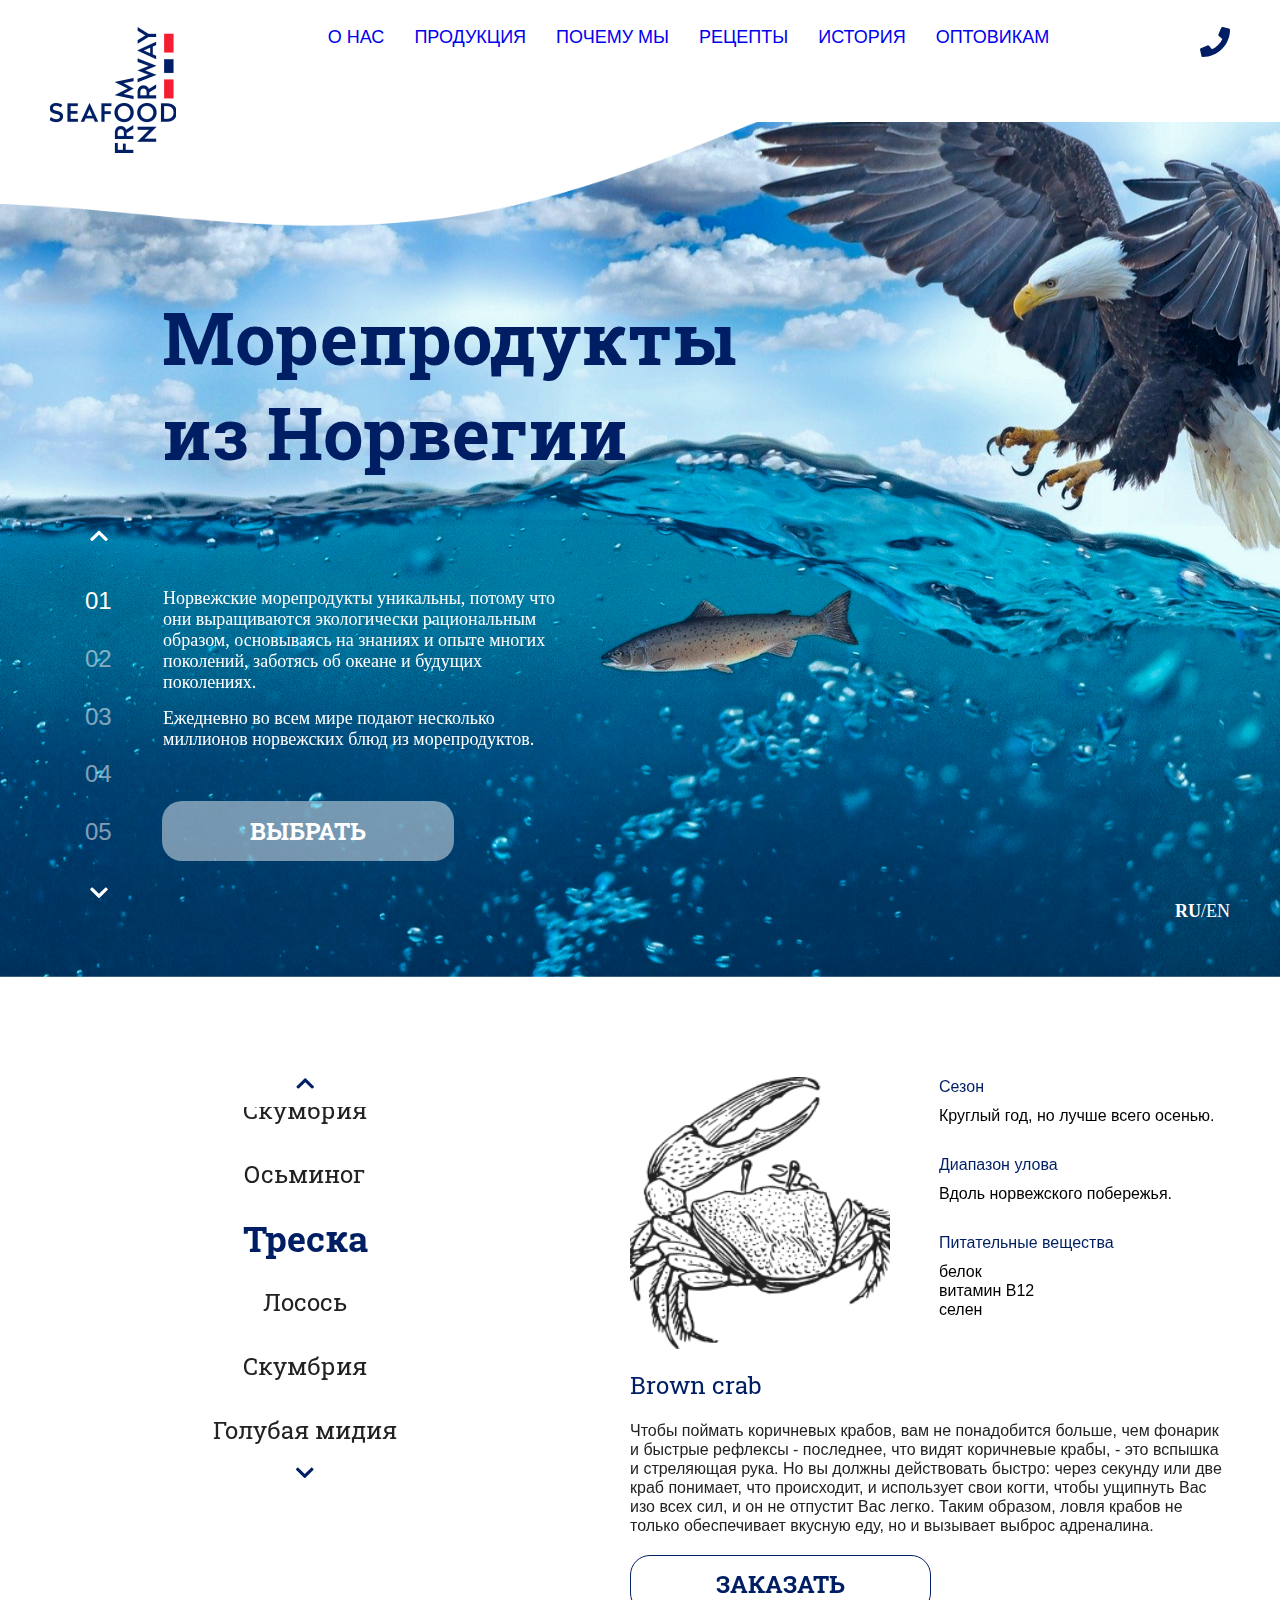
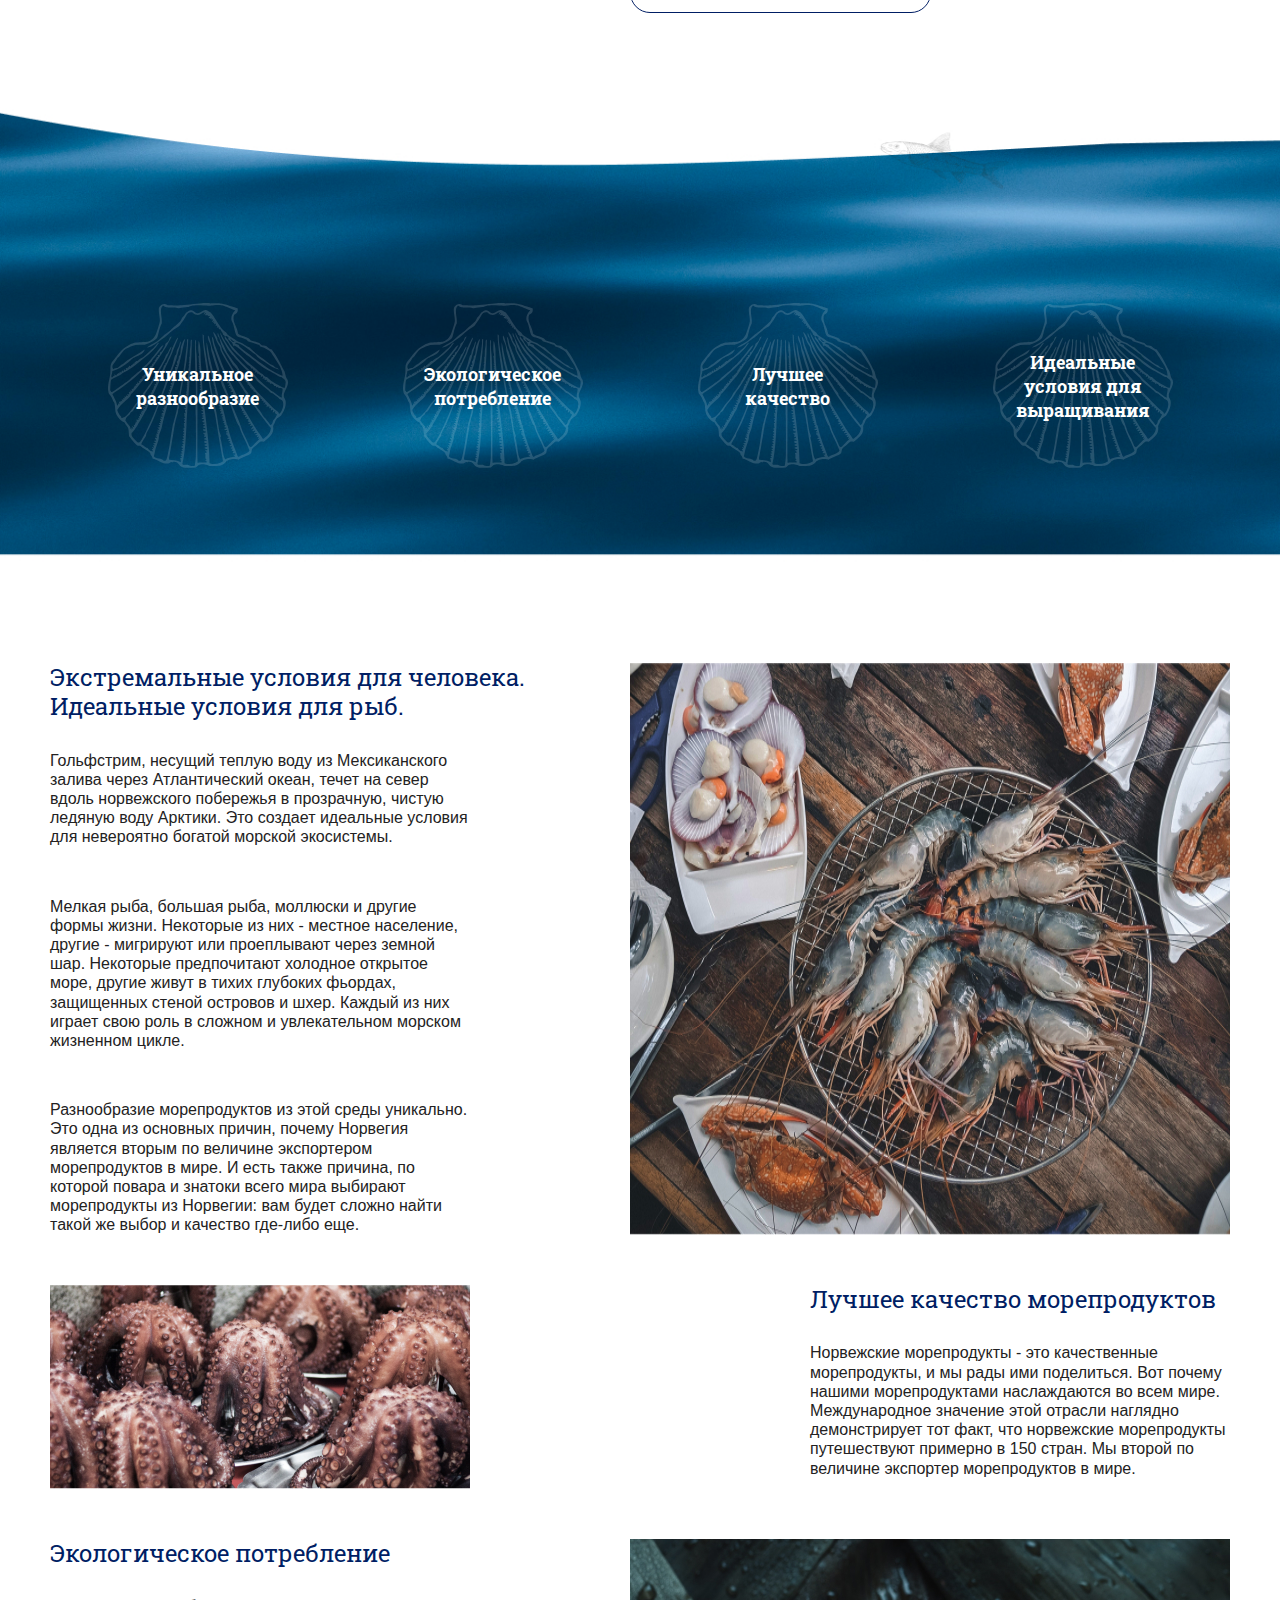
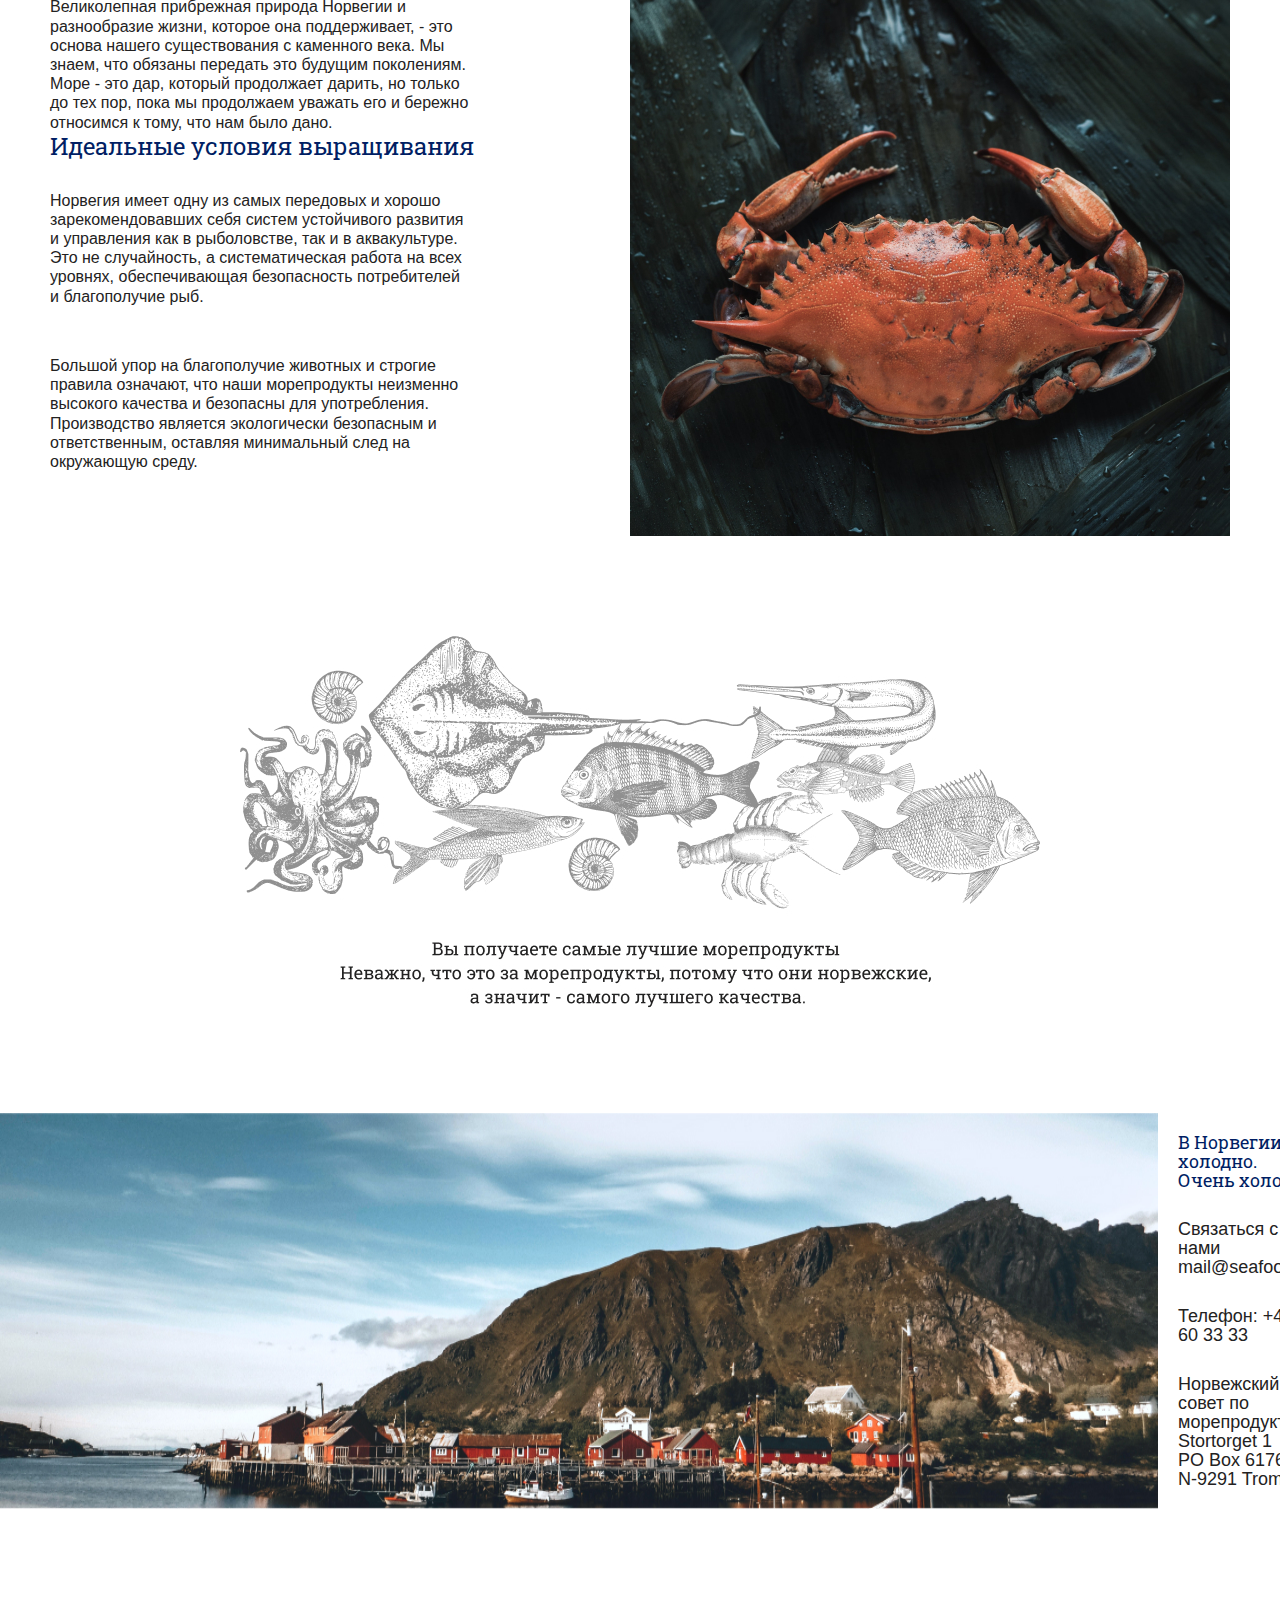
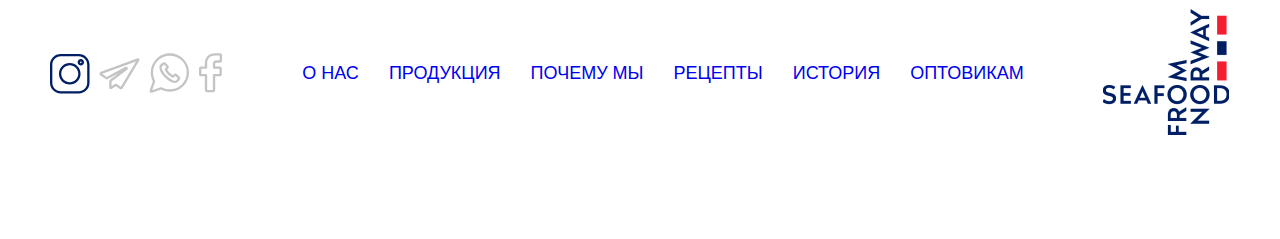
<file: seafood/index.html>
<!DOCTYPE html>
<html lang="ru">

<head>
  <meta charset="UTF-8">
  <meta name="viewport" content="width=device-width, initial-scale=1.0">
  <meta http-equiv="X-UA-Compatible" content="ie=edge">
  <title>Document</title>
  <link rel="stylesheet" href="css/reset.css">
  <link rel="stylesheet" href="css/slick.css">
  <link rel="stylesheet" href="css/jquery.fancybox.css">
  <link rel="stylesheet" href="css/style.css">
</head>

<body>

  <header class="header">
    <div class="container">
      <div class="header__top">
        <a href="#" class="logo">
          <img src="img/logo.png" alt="">
        </a>
        <div class="menu__btn">
          <span></span>
        </div>
        <ul class="menu__list">
          <li class="menu__item"><a href="#" class="menu__link">О нас</a></li>
          <li class="menu__item"><a href="#" class="menu__link">Продукция</a></li>
          <li class="menu__item"><a href="#" class="menu__link">Почему мы</a></li>
          <li class="menu__item"><a href="#" class="menu__link">Рецепты</a></li>
          <li class="menu__item"><a href="#" class="menu__link">История</a></li>
          <li class="menu__item"><a href="#" class="menu__link">Оптовикам</a></li>
        </ul>
        <a href="tel:38050111111" class="phone"><img class="phone__img" src="img/phone.svg" alt=""></a>
      </div>
    </div>


    <div class="header__content">
      <div class="container">
        <h1 class="title">Морепродукты из Норвегии</h1>
        <div class="header-slider">

          <div class="header-slider-item">
            <p class="header-slider-text">Норвежские морепродукты уникальны, потому что они выращиваются экологически
              рациональным образом, основываясь на знаниях и опыте многих поколений, заботясь об океане и будущих
              поколениях.
            </p>
            <p class="header-slider-text">Ежедневно во всем мире подают несколько миллионов норвежских блюд из
              морепродуктов.</p>
          </div>
          <div class="header-slider-item">
            <p class="header-slider-text">Норвежские морепродукты уникальны, потому что они выращиваются экологически
              рациональным образом, основываясь на знаниях и опыте многих поколений, заботясь об океане и будущих
              поколениях.
            </p>
            <p class="header-slider-text">Ежедневно во всем мире подают несколько миллионов норвежских блюд из
              морепродуктов.</p>
          </div>
          <div class="header-slider-item">
            <p class="header-slider-text">Норвежские морепродукты уникальны, потому что они выращиваются экологически
              рациональным образом, основываясь на знаниях и опыте многих поколений, заботясь об океане и будущих
              поколениях.
            </p>
            <p class="header-slider-text">Ежедневно во всем мире подают несколько миллионов норвежских блюд из
              морепродуктов.</p>
          </div>
          <div class="header-slider-item">
            <p class="header-slider-text">Норвежские морепродукты уникальны, потому что они выращиваются экологически
              рациональным образом, основываясь на знаниях и опыте многих поколений, заботясь об океане и будущих
              поколениях.
            </p>
            <p class="header-slider-text">Ежедневно во всем мире подают несколько миллионов норвежских блюд из
              морепродуктов.</p>
          </div>
          <div class="header-slider-item">
            <p class="header-slider-text">Норвежские морепродукты уникальны, потому что они выращиваются экологически
              рациональным образом, основываясь на знаниях и опыте многих поколений, заботясь об океане и будущих
              поколениях.
            </p>
            <p class="header-slider-text">Ежедневно во всем мире подают несколько миллионов норвежских блюд из
              морепродуктов.</p>
          </div>

        </div>

        <a href="#" class="header__content-btn">ВЫБРАТЬ</a>
        <div class="header__conent-box">
          <a href="#" class="header__content-link header__content-link--active">RU</a>/
          <a href="#" class="header__content-link ">EN</a>
        </div>
      </div>
    </div>
  </header>

  <main class="main">
    <section class="product">
      <div class="container">
        <div class="product-inner">
          <div class="product-name">
            <h3 class="product-name-item">Треска</h3>
            <h3 class="product-name-item">Лосось</h3>
            <h3 class="product-name-item">Скумбрия</h3>
            <h3 class="product-name-item">Голубая мидия</h3>
            <h3 class="product-name-item">Коричневый краб</h3>
            <h3 class="product-name-item">Осьминог</h3>
            <h3 class="product-name-item">Лосось</h3>
            <h3 class="product-name-item">Треска</h3>
            <h3 class="product-name-item">Скумбрия</h3>
            <h3 class="product-name-item">Осьминог</h3>
          </div>
          <div class="product-content">
            <div class="product-content-el">
              <div class="product-content-box">
                <img class="product-content-img" src="img/краб.png"></img>
                <ul class="product-content-list">
                  <li class="product-content-item">
                    <span>Сезон</span>
                    Круглый год, но лучше всего осенью.
                  </li>
                  <li class="product-content-item">
                    <span>Диапазон улова</span>
                    Вдоль норвежского побережья.
                  </li>
                  <li class="product-content-item">
                    <span>Питательные вещества</span>
                    <p>белок</p>
                    <p>витамин B12</p>
                    <p>селен</p>
                  </li>
                </ul>
              </div>
              <h3 class="product-content-title">Brown crab</h3>
              <p class="product-content-text">Чтобы поймать коричневых крабов, вам не понадобится больше, чем фонарик и
                быстрые рефлексы - последнее, что видят коричневые крабы, - это вспышка и стреляющая рука. Но вы должны
                действовать быстро: через секунду или две краб понимает, что происходит, и использует свои когти, чтобы
                ущипнуть Вас изо всех сил, и он не отпустит Вас легко. Таким образом, ловля крабов не только
                обеспечивает вкусную еду, но и вызывает выброс адреналина.</p>
              <button class="product-content-btn">ЗАКАЗАТЬ</button>
            </div>
            <div class="product-content-el">
              <div class="product-content-box">
                <img class="product-content-img" src="img/краб.png"></img>
                <ul class="product-content-list">
                  <li class="product-content-item">
                    <span>Сезон</span>
                    Круглый год, но лучше всего осенью.
                  </li>
                  <li class="product-content-item">
                    <span>Диапазон улова</span>
                    Вдоль норвежского побережья.
                  </li>
                  <li class="product-content-item">
                    <span>Питательные вещества</span>
                    <p>белок</p>
                    <p>витамин B12</p>
                    <p>селен</p>
                  </li>
                </ul>
              </div>
              <h3 class="product-content-title">Brown crab</h3>
              <p class="product-content-text">Чтобы поймать коричневых крабов, вам не понадобится больше, чем фонарик и
                быстрые рефлексы - последнее, что видят коричневые крабы, - это вспышка и стреляющая рука. Но вы должны
                действовать быстро: через секунду или две краб понимает, что происходит, и использует свои когти, чтобы
                ущипнуть Вас изо всех сил, и он не отпустит Вас легко. Таким образом, ловля крабов не только
                обеспечивает вкусную еду, но и вызывает выброс адреналина.</p>
              <button class="product-content-btn">ЗАКАЗАТЬ</button>
            </div>
            <div class="product-content-el">
              <div class="product-content-box">
                <img class="product-content-img" src="img/краб.png"></img>
                <ul class="product-content-list">
                  <li class="product-content-item">
                    <span>Сезон</span>
                    Круглый год, но лучше всего осенью.
                  </li>
                  <li class="product-content-item">
                    <span>Диапазон улова</span>
                    Вдоль норвежского побережья.
                  </li>
                  <li class="product-content-item">
                    <span>Питательные вещества</span>
                    <p>белок</p>
                    <p>витамин B12</p>
                    <p>селен</p>
                  </li>
                </ul>
              </div>
              <h3 class="product-content-title">Brown crab</h3>
              <p class="product-content-text">Чтобы поймать коричневых крабов, вам не понадобится больше, чем фонарик и
                быстрые рефлексы - последнее, что видят коричневые крабы, - это вспышка и стреляющая рука. Но вы должны
                действовать быстро: через секунду или две краб понимает, что происходит, и использует свои когти, чтобы
                ущипнуть Вас изо всех сил, и он не отпустит Вас легко. Таким образом, ловля крабов не только
                обеспечивает вкусную еду, но и вызывает выброс адреналина.</p>
              <button class="product-content-btn">ЗАКАЗАТЬ</button>
            </div>
            <div class="product-content-el">
              <div class="product-content-box">
                <img class="product-content-img" src="img/краб.png"></img>
                <ul class="product-content-list">
                  <li class="product-content-item">
                    <span>Сезон</span>
                    Круглый год, но лучше всего осенью.
                  </li>
                  <li class="product-content-item">
                    <span>Диапазон улова</span>
                    Вдоль норвежского побережья.
                  </li>
                  <li class="product-content-item">
                    <span>Питательные вещества</span>
                    <p>белок</p>
                    <p>витамин B12</p>
                    <p>селен</p>
                  </li>
                </ul>
              </div>
              <h3 class="product-content-title">Brown crab</h3>
              <p class="product-content-text">Чтобы поймать коричневых крабов, вам не понадобится больше, чем фонарик и
                быстрые рефлексы - последнее, что видят коричневые крабы, - это вспышка и стреляющая рука. Но вы должны
                действовать быстро: через секунду или две краб понимает, что происходит, и использует свои когти, чтобы
                ущипнуть Вас изо всех сил, и он не отпустит Вас легко. Таким образом, ловля крабов не только
                обеспечивает вкусную еду, но и вызывает выброс адреналина.</p>
              <button class="product-content-btn">ЗАКАЗАТЬ</button>
            </div>
            <div class="product-content-el">
              <div class="product-content-box">
                <img class="product-content-img" src="img/краб.png"></img>
                <ul class="product-content-list">
                  <li class="product-content-item">
                    <span>Сезон</span>
                    Круглый год, но лучше всего осенью.
                  </li>
                  <li class="product-content-item">
                    <span>Диапазон улова</span>
                    Вдоль норвежского побережья.
                  </li>
                  <li class="product-content-item">
                    <span>Питательные вещества</span>
                    <p>белок</p>
                    <p>витамин B12</p>
                    <p>селен</p>
                  </li>
                </ul>
              </div>
              <h3 class="product-content-title">Brown crab</h3>
              <p class="product-content-text">Чтобы поймать коричневых крабов, вам не понадобится больше, чем фонарик и
                быстрые рефлексы - последнее, что видят коричневые крабы, - это вспышка и стреляющая рука. Но вы должны
                действовать быстро: через секунду или две краб понимает, что происходит, и использует свои когти, чтобы
                ущипнуть Вас изо всех сил, и он не отпустит Вас легко. Таким образом, ловля крабов не только
                обеспечивает вкусную еду, но и вызывает выброс адреналина.</p>
              <button class="product-content-btn">ЗАКАЗАТЬ</button>
            </div>
            <div class="product-content-el">
              <div class="product-content-box">
                <img class="product-content-img" src="img/краб.png"></img>
                <ul class="product-content-list">
                  <li class="product-content-item">
                    <span>Сезон</span>
                    Круглый год, но лучше всего осенью.
                  </li>
                  <li class="product-content-item">
                    <span>Диапазон улова</span>
                    Вдоль норвежского побережья.
                  </li>
                  <li class="product-content-item">
                    <span>Питательные вещества</span>
                    <p>белок</p>
                    <p>витамин B12</p>
                    <p>селен</p>
                  </li>
                </ul>
              </div>
              <h3 class="product-content-title">Brown crab</h3>
              <p class="product-content-text">Чтобы поймать коричневых крабов, вам не понадобится больше, чем фонарик и
                быстрые рефлексы - последнее, что видят коричневые крабы, - это вспышка и стреляющая рука. Но вы должны
                действовать быстро: через секунду или две краб понимает, что происходит, и использует свои когти, чтобы
                ущипнуть Вас изо всех сил, и он не отпустит Вас легко. Таким образом, ловля крабов не только
                обеспечивает вкусную еду, но и вызывает выброс адреналина.</p>
              <button class="product-content-btn">ЗАКАЗАТЬ</button>
            </div>
            <div class="product-content-el">
              <div class="product-content-box">
                <img class="product-content-img" src="img/краб.png"></img>
                <ul class="product-content-list">
                  <li class="product-content-item">
                    <span>Сезон</span>
                    Круглый год, но лучше всего осенью.
                  </li>
                  <li class="product-content-item">
                    <span>Диапазон улова</span>
                    Вдоль норвежского побережья.
                  </li>
                  <li class="product-content-item">
                    <span>Питательные вещества</span>
                    <p>белок</p>
                    <p>витамин B12</p>
                    <p>селен</p>
                  </li>
                </ul>
              </div>
              <h3 class="product-content-title">Brown crab</h3>
              <p class="product-content-text">Чтобы поймать коричневых крабов, вам не понадобится больше, чем фонарик и
                быстрые рефлексы - последнее, что видят коричневые крабы, - это вспышка и стреляющая рука. Но вы должны
                действовать быстро: через секунду или две краб понимает, что происходит, и использует свои когти, чтобы
                ущипнуть Вас изо всех сил, и он не отпустит Вас легко. Таким образом, ловля крабов не только
                обеспечивает вкусную еду, но и вызывает выброс адреналина.</p>
              <button class="product-content-btn">ЗАКАЗАТЬ</button>
            </div>
            <div class="product-content-el">
              <div class="product-content-box">
                <img class="product-content-img" src="img/краб.png"></img>
                <ul class="product-content-list">
                  <li class="product-content-item">
                    <span>Сезон</span>
                    Круглый год, но лучше всего осенью.
                  </li>
                  <li class="product-content-item">
                    <span>Диапазон улова</span>
                    Вдоль норвежского побережья.
                  </li>
                  <li class="product-content-item">
                    <span>Питательные вещества</span>
                    <p>белок</p>
                    <p>витамин B12</p>
                    <p>селен</p>
                  </li>
                </ul>
              </div>
              <h3 class="product-content-title">Brown crab</h3>
              <p class="product-content-text">Чтобы поймать коричневых крабов, вам не понадобится больше, чем фонарик и
                быстрые рефлексы - последнее, что видят коричневые крабы, - это вспышка и стреляющая рука. Но вы должны
                действовать быстро: через секунду или две краб понимает, что происходит, и использует свои когти, чтобы
                ущипнуть Вас изо всех сил, и он не отпустит Вас легко. Таким образом, ловля крабов не только
                обеспечивает вкусную еду, но и вызывает выброс адреналина.</p>
              <button class="product-content-btn">ЗАКАЗАТЬ</button>
            </div>
            <div class="product-content-el">
              <div class="product-content-box">
                <img class="product-content-img" src="img/краб.png"></img>
                <ul class="product-content-list">
                  <li class="product-content-item">
                    <span>Сезон</span>
                    Круглый год, но лучше всего осенью.
                  </li>
                  <li class="product-content-item">
                    <span>Диапазон улова</span>
                    Вдоль норвежского побережья.
                  </li>
                  <li class="product-content-item">
                    <span>Питательные вещества</span>
                    <p>белок</p>
                    <p>витамин B12</p>
                    <p>селен</p>
                  </li>
                </ul>
              </div>
              <h3 class="product-content-title">Brown crab</h3>
              <p class="product-content-text">Чтобы поймать коричневых крабов, вам не понадобится больше, чем фонарик и
                быстрые рефлексы - последнее, что видят коричневые крабы, - это вспышка и стреляющая рука. Но вы должны
                действовать быстро: через секунду или две краб понимает, что происходит, и использует свои когти, чтобы
                ущипнуть Вас изо всех сил, и он не отпустит Вас легко. Таким образом, ловля крабов не только
                обеспечивает вкусную еду, но и вызывает выброс адреналина.</p>
              <button class="product-content-btn">ЗАКАЗАТЬ</button>
            </div>
            <div class="product-content-el">
              <div class="product-content-box">
                <img class="product-content-img" src="img/краб.png"></img>
                <ul class="product-content-list">
                  <li class="product-content-item">
                    <span>Сезон</span>
                    Круглый год, но лучше всего осенью.
                  </li>
                  <li class="product-content-item">
                    <span>Диапазон улова</span>
                    Вдоль норвежского побережья.
                  </li>
                  <li class="product-content-item">
                    <span>Питательные вещества</span>
                    <p>белок</p>
                    <p>витамин B12</p>
                    <p>селен</p>
                  </li>
                </ul>
              </div>
              <h3 class="product-content-title">Brown crab</h3>
              <p class="product-content-text">Чтобы поймать коричневых крабов, вам не понадобится больше, чем фонарик и
                быстрые рефлексы - последнее, что видят коричневые крабы, - это вспышка и стреляющая рука. Но вы должны
                действовать быстро: через секунду или две краб понимает, что происходит, и использует свои когти, чтобы
                ущипнуть Вас изо всех сил, и он не отпустит Вас легко. Таким образом, ловля крабов не только
                обеспечивает вкусную еду, но и вызывает выброс адреналина.</p>
              <button class="product-content-btn">ЗАКАЗАТЬ</button>
            </div>
            <div class="product-content-el">
              <div class="product-content-box">
                <img class="product-content-img" src="img/краб.png"></img>
                <ul class="product-content-list">
                  <li class="product-content-item">
                    <span>Сезон</span>
                    Круглый год, но лучше всего осенью.
                  </li>
                  <li class="product-content-item">
                    <span>Диапазон улова</span>
                    Вдоль норвежского побережья.
                  </li>
                  <li class="product-content-item">
                    <span>Питательные вещества</span>
                    <p>белок</p>
                    <p>витамин B12</p>
                    <p>селен</p>
                  </li>
                </ul>
              </div>
              <h3 class="product-content-title">Brown crab</h3>
              <p class="product-content-text">Чтобы поймать коричневых крабов, вам не понадобится больше, чем фонарик и
                быстрые рефлексы - последнее, что видят коричневые крабы, - это вспышка и стреляющая рука. Но вы должны
                действовать быстро: через секунду или две краб понимает, что происходит, и использует свои когти, чтобы
                ущипнуть Вас изо всех сил, и он не отпустит Вас легко. Таким образом, ловля крабов не только
                обеспечивает вкусную еду, но и вызывает выброс адреналина.</p>
              <button class="product-content-btn">ЗАКАЗАТЬ</button>
            </div>
          </div>
        </div>
      </div>
    </section>
    <div class="seafood-box">
      <div class="container">
        <div class="seafood-box-items">
          <div class="seafood-box-item">Уникальное разнообразие</div>
          <div class="seafood-box-item">Экологическое потребление</div>
          <div class="seafood-box-item">Лучшее качество</div>
          <div class="seafood-box-item">Идеальные условия для выращивания</div>
        </div>
      </div>
    </div>
    <div class="seafood">
      <div class="container">
        <div class="seafood-items">
          <div class="seafood-item">
            <div class="seafood-item-content">
              <h3 class="seafood-item-title">Экстремальные условия для человека. Идеальные условия для рыб.</h3>
              <p class="seafood-item-text">Гольфстрим, несущий теплую воду из Мексиканского залива через Атлантический
                океан, течет на север вдоль норвежского побережья в прозрачную, чистую ледяную воду Арктики. Это создает
                идеальные условия для невероятно богатой морской экосистемы.
              </p>
              <p class="seafood-item-text">Мелкая рыба, большая рыба, моллюски и другие формы жизни. Некоторые из них -
                местное население, другие - мигрируют или проеплывают через земной шар. Некоторые предпочитают холодное
                открытое море, другие живут в тихих глубоких фьордах, защищенных стеной островов и шхер. Каждый из них
                играет свою роль в сложном и увлекательном морском жизненном цикле.
              </p>
              <p class="seafood-item-text">Разнообразие морепродуктов из этой среды уникально. Это одна из основных
                причин, почему Норвегия является вторым по величине экспортером морепродуктов в мире. И есть также
                причина, по которой повара и знатоки всего мира выбирают морепродукты из Норвегии: вам будет сложно
                найти такой же выбор и качество где-либо еще.</p>
            </div>
            <img class="seafood-item-img" src="img/content-1.jpg">
          </div>
          <div class="seafood-item">
            <img class="seafood-item-img" src="img/content-2.jpg">
            <div class="seafood-item-content">
              <h3 class="seafood-item-title">Лучшее качество морепродуктов</h3>
              <p class="seafood-item-text">Норвежские морепродукты - это качественные морепродукты, и мы рады ими
                поделиться.
                Вот почему нашими морепродуктами наслаждаются во всем мире. Международное значение этой отрасли наглядно
                демонстрирует тот факт, что норвежские морепродукты путешествуют примерно в 150 стран. Мы второй по
                величине экспортер морепродуктов в мире.</p>
            </div>
          </div>
          <div class="seafood-item">
            <div class="seafood-item-content">
              <h3 class="seafood-item-title">Экологическое потребление</h3>
              <p class="seafood-item-text">Великолепная прибрежная природа Норвегии и разнообразие жизни, которое она
                поддерживает, - это основа нашего существования с каменного века. Мы знаем, что обязаны передать это
                будущим поколениям. Море - это дар, который продолжает дарить, но только до тех пор, пока мы продолжаем
                уважать его и бережно относимся к тому, что нам было дано.
              </p>
              <h3 class="seafood-item-title">Идеальные условия выращивания</h3>
              <p class="seafood-item-text">Норвегия имеет одну из самых передовых и хорошо зарекомендовавших себя систем
                устойчивого развития и управления как в рыболовстве, так и в аквакультуре. Это не случайность, а
                систематическая работа на всех уровнях, обеспечивающая безопасность потребителей и благополучие рыб.</p>

              <p class="seafood-item-text">Большой упор на благополучие животных и строгие правила означают, что наши
                морепродукты неизменно высокого качества и безопасны для употребления. Производство является
                экологически безопасным и ответственным, оставляя минимальный след на окружающую среду.
              </p>
            </div>
            <img class="seafood-item-img" src="img/content-3.jpg">
          </div>
        </div>

        <img src="img/цитата.jpg" alt="" class="citate">
      </div>
    </div>
    <section class="contacts">
      <img src="img/contacts.jpg" alt="">
      <div class="contacts-content">

        <h3 class="contacts-title">В Норвегии холодно. <br>Очень холодно.</h3>
          
        <p class="contacts-text">Связаться с нами
          mail@seafood.no
        </p>
        <p class="contacts-text">Телефон: +47 77 60 33 33
        </p>
        <p class="contacts-text">Норвежский совет по морепродуктам
        <br>Stortorget 1
        <br>PO Box 6176 
        <br>N-9291 Tromsø </p>
      </div>
    </section>
  </main>

  <footer class="footer">
    <div class="container">
      <div class="footer-content">
        <a href="#" class="logo">
          <img src="img/logo.png" alt="">
        </a>
        <ul class="menu__list">
          <li class="menu__item"><a href="#" class="menu__link">О нас</a></li>
          <li class="menu__item"><a href="#" class="menu__link">Продукция</a></li>
          <li class="menu__item"><a href="#" class="menu__link">Почему мы</a></li>
          <li class="menu__item"><a href="#" class="menu__link">Рецепты</a></li>
          <li class="menu__item"><a href="#" class="menu__link">История</a></li>
          <li class="menu__item"><a href="#" class="menu__link">Оптовикам</a></li>
        </ul>
        <img src="img/соц сети.svg" alt="" class="footer-img">
      </div>
    </div>
  </footer>


  <script src="https://ajax.googleapis.com/ajax/libs/jquery/3.4.1/jquery.min.js"></script>
  <script src="js/slick.min.js"></script>
  <script src="js/jquery.fancybox.min.js"></script>
  <script src="js/main.js"></script>
</body>

</html>
</file>
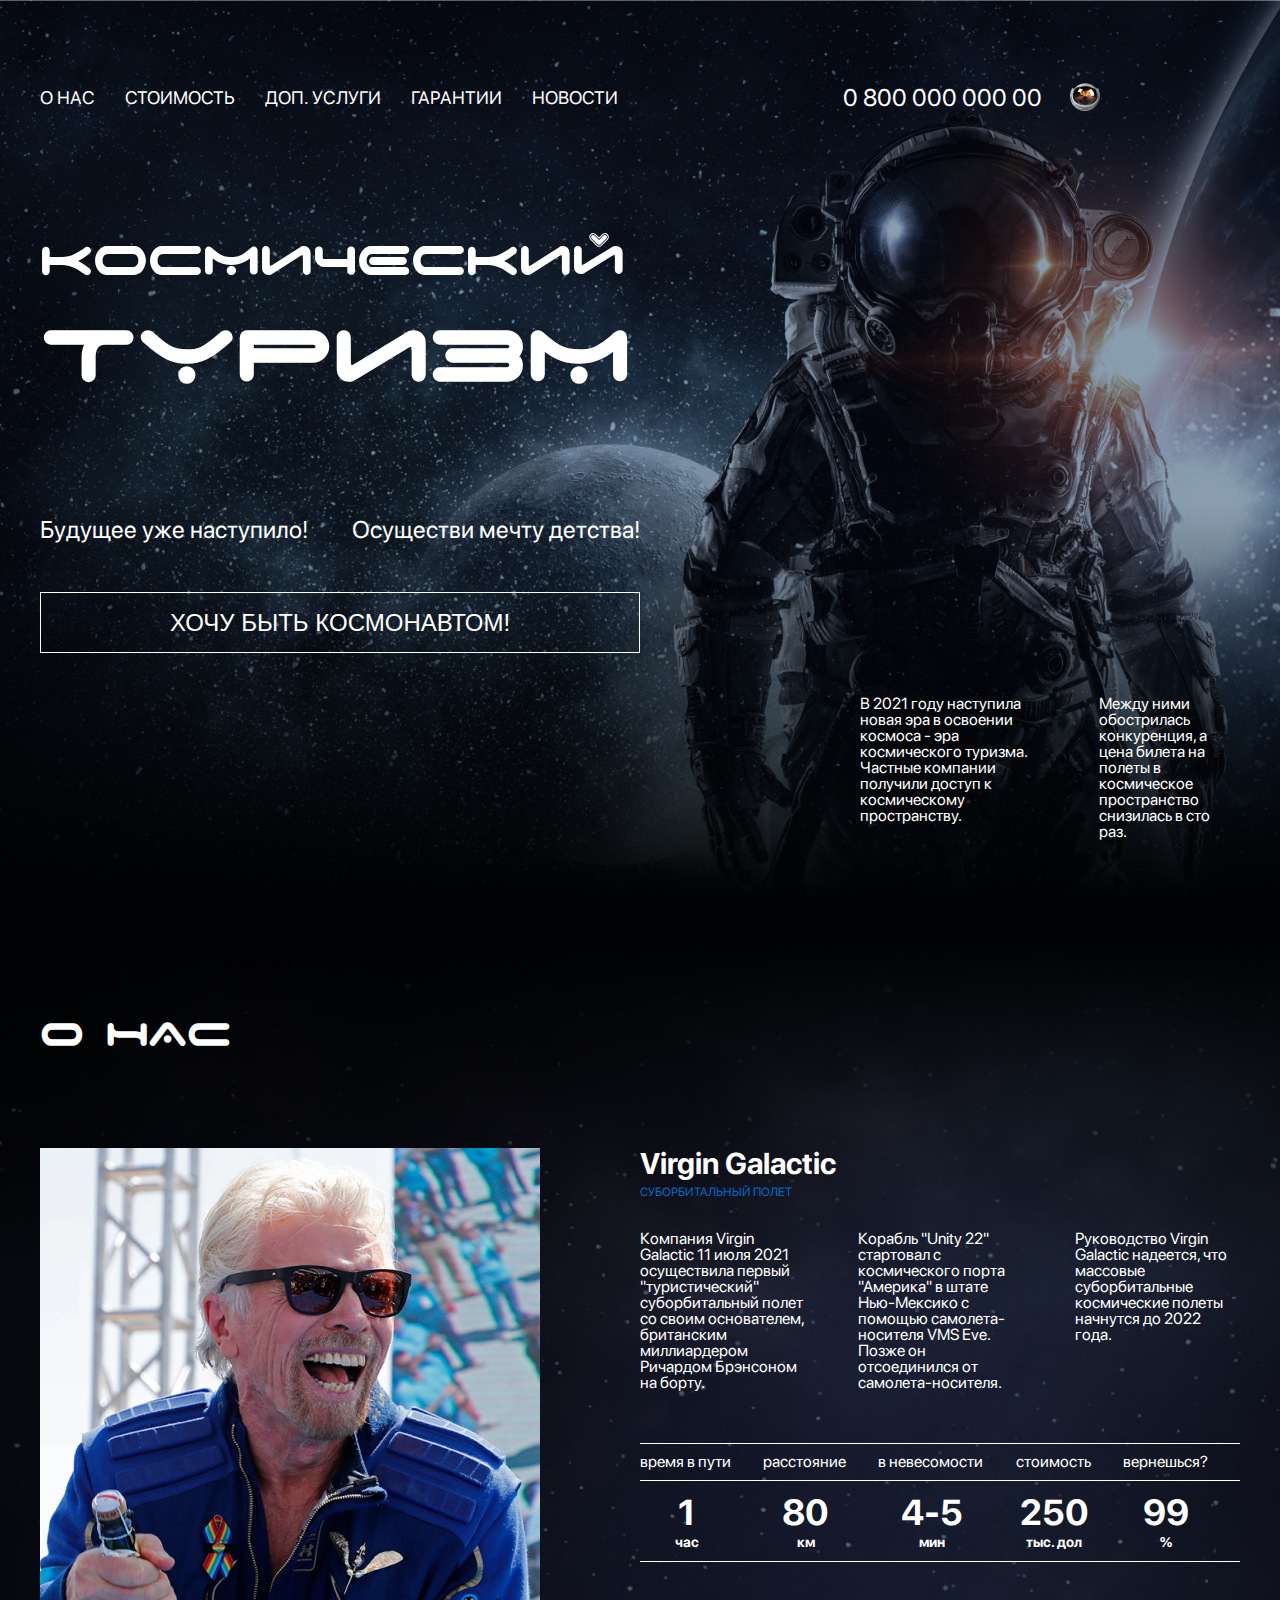
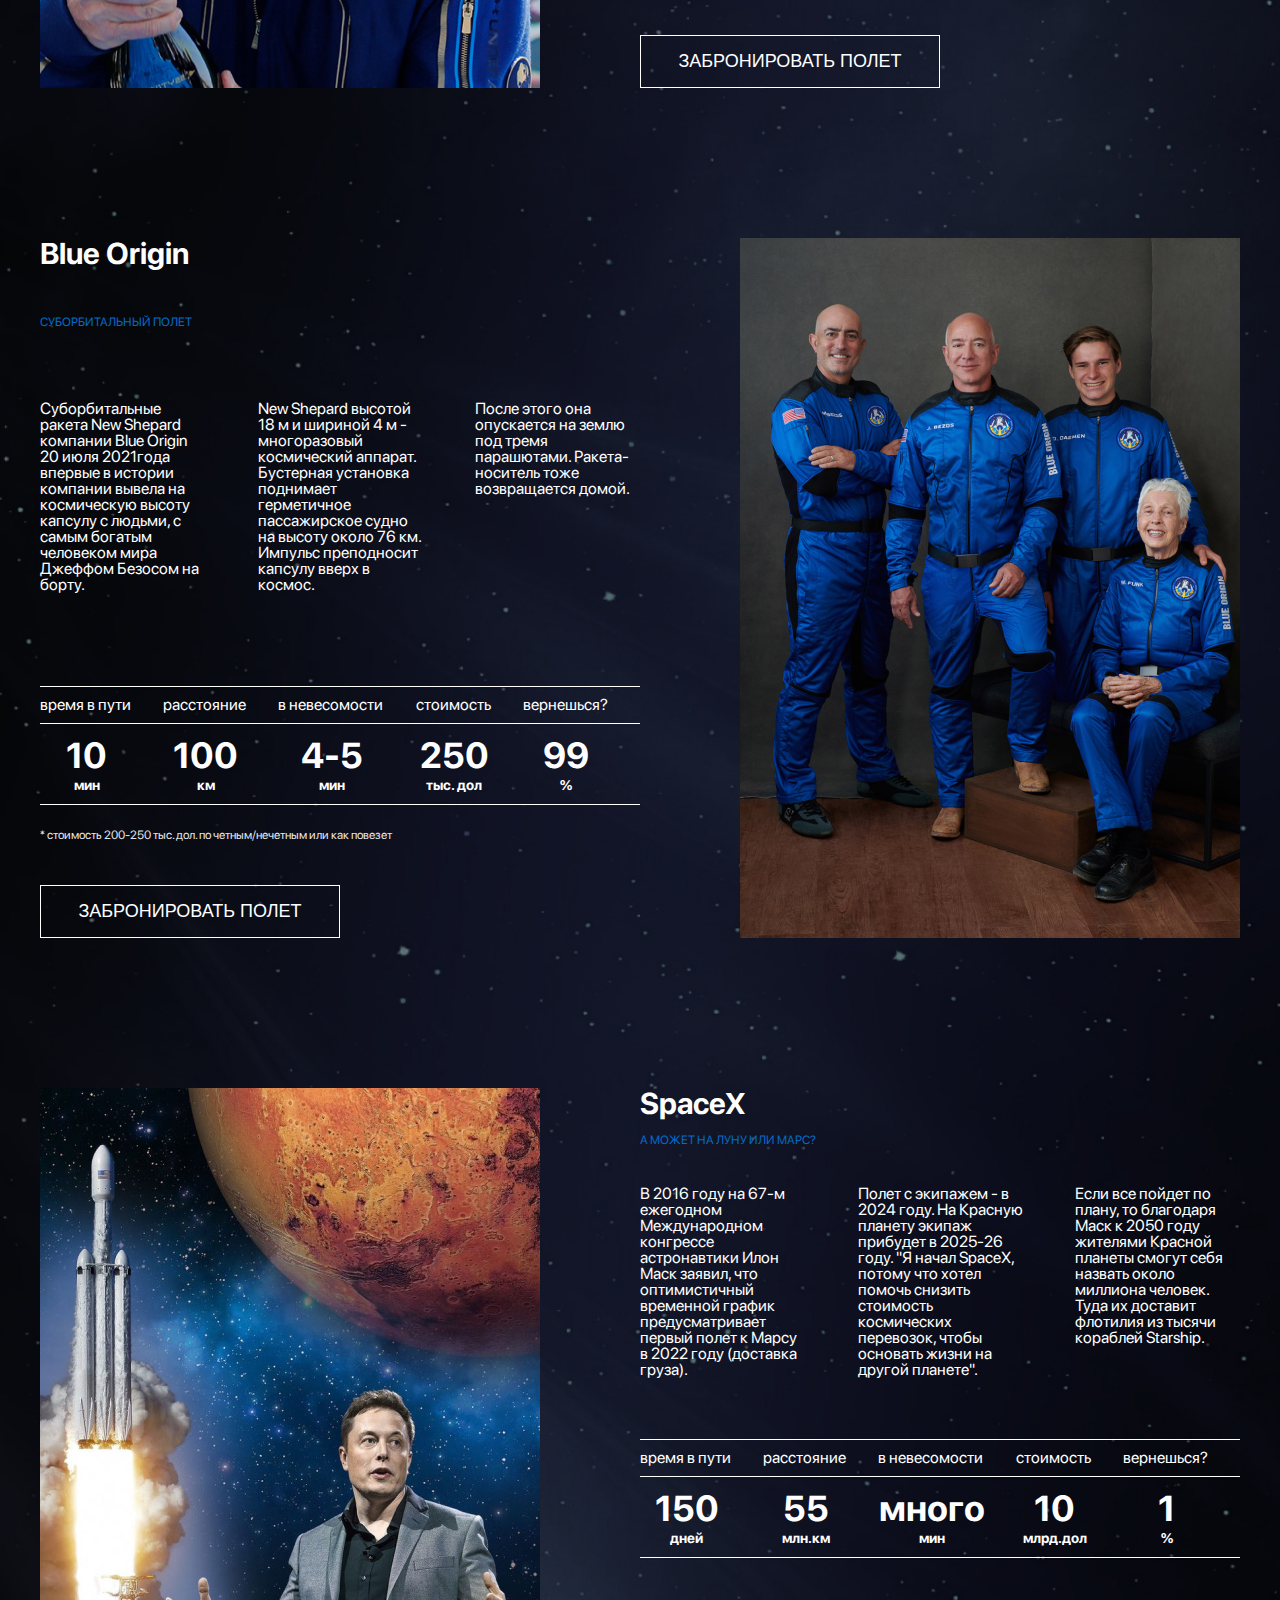
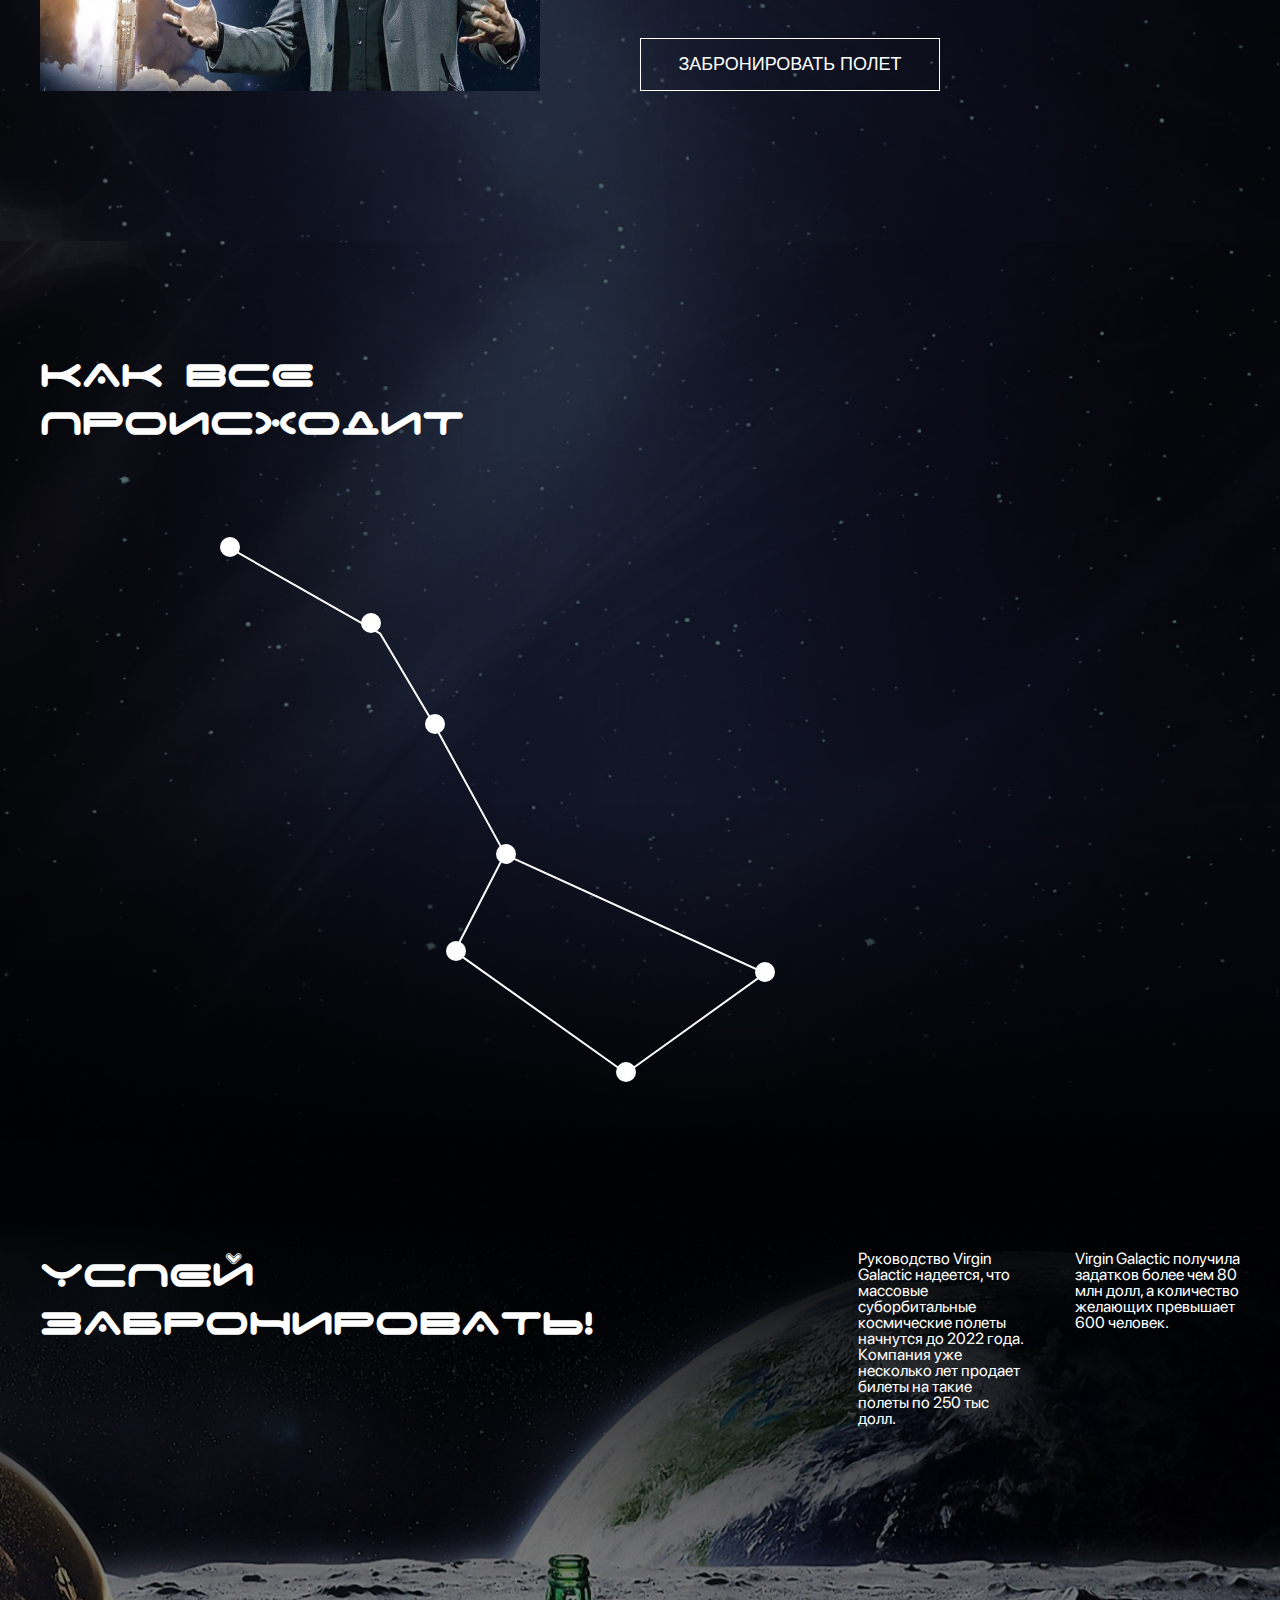
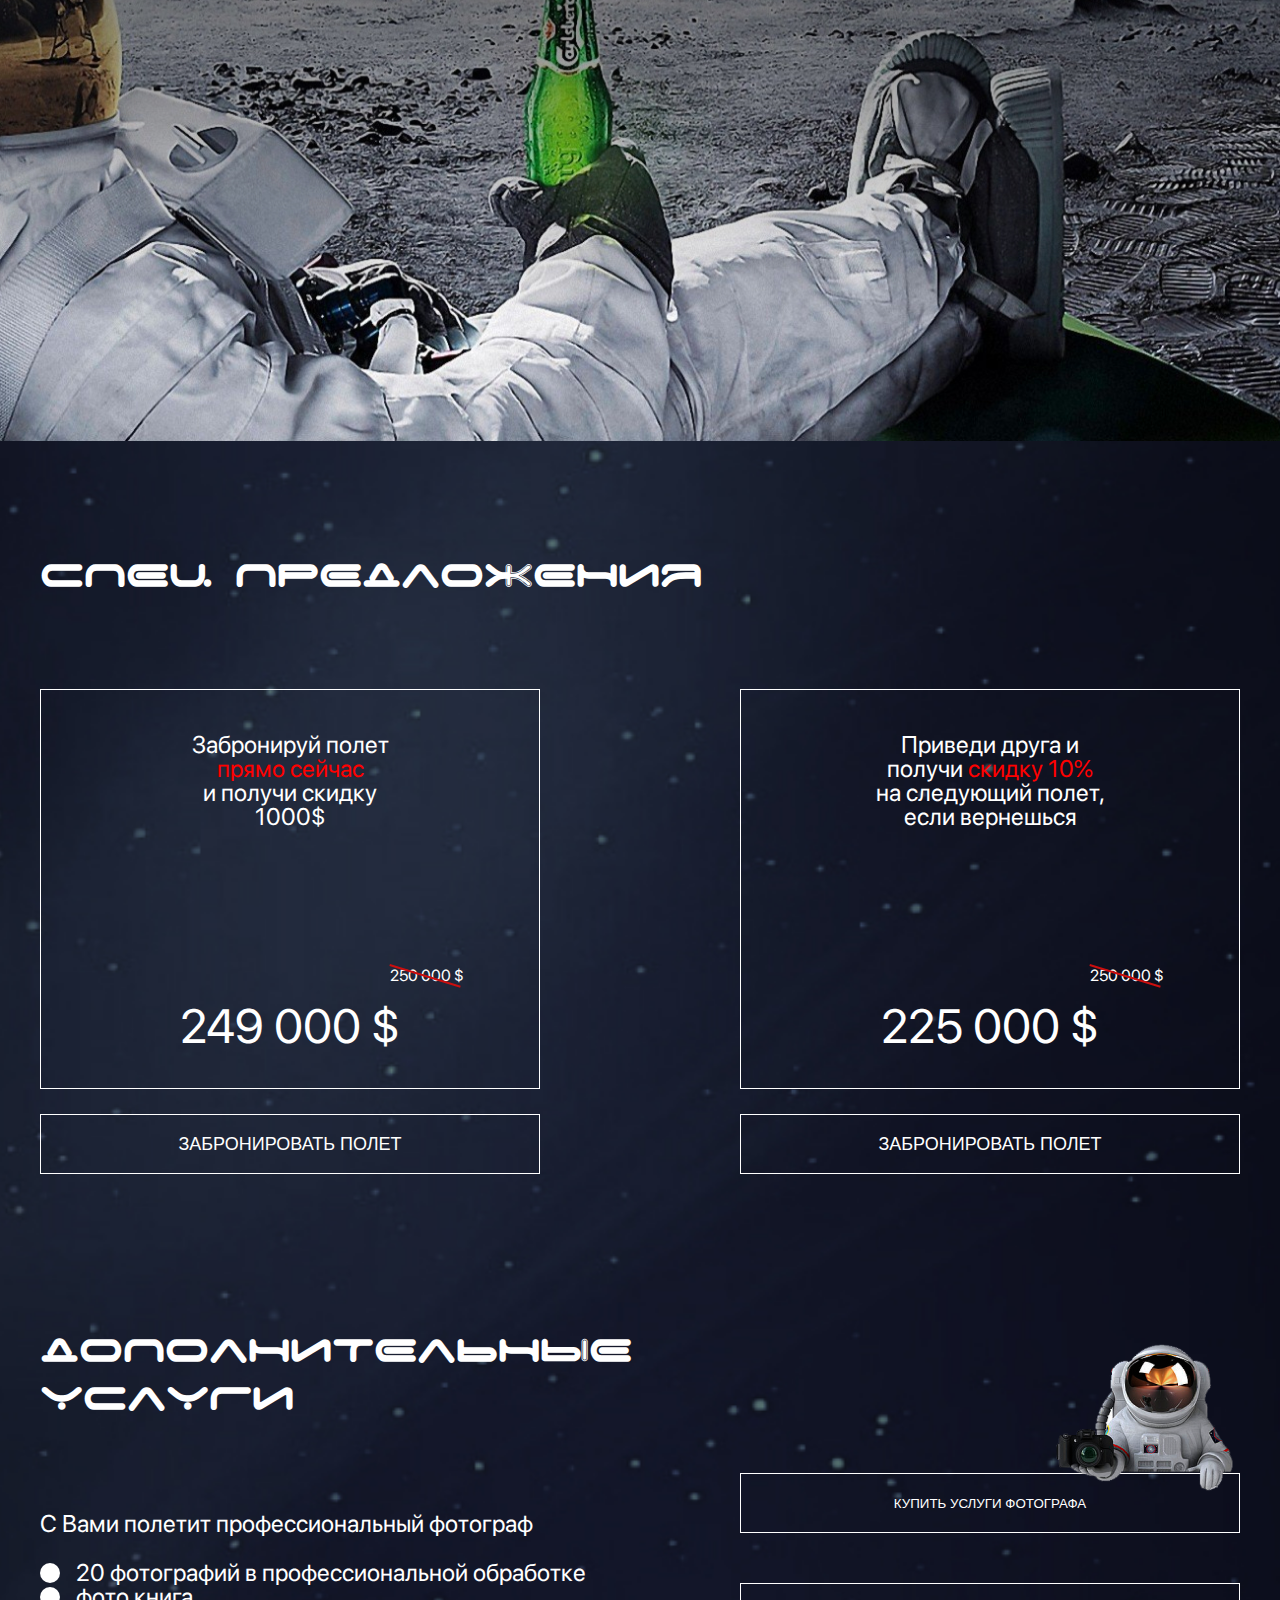
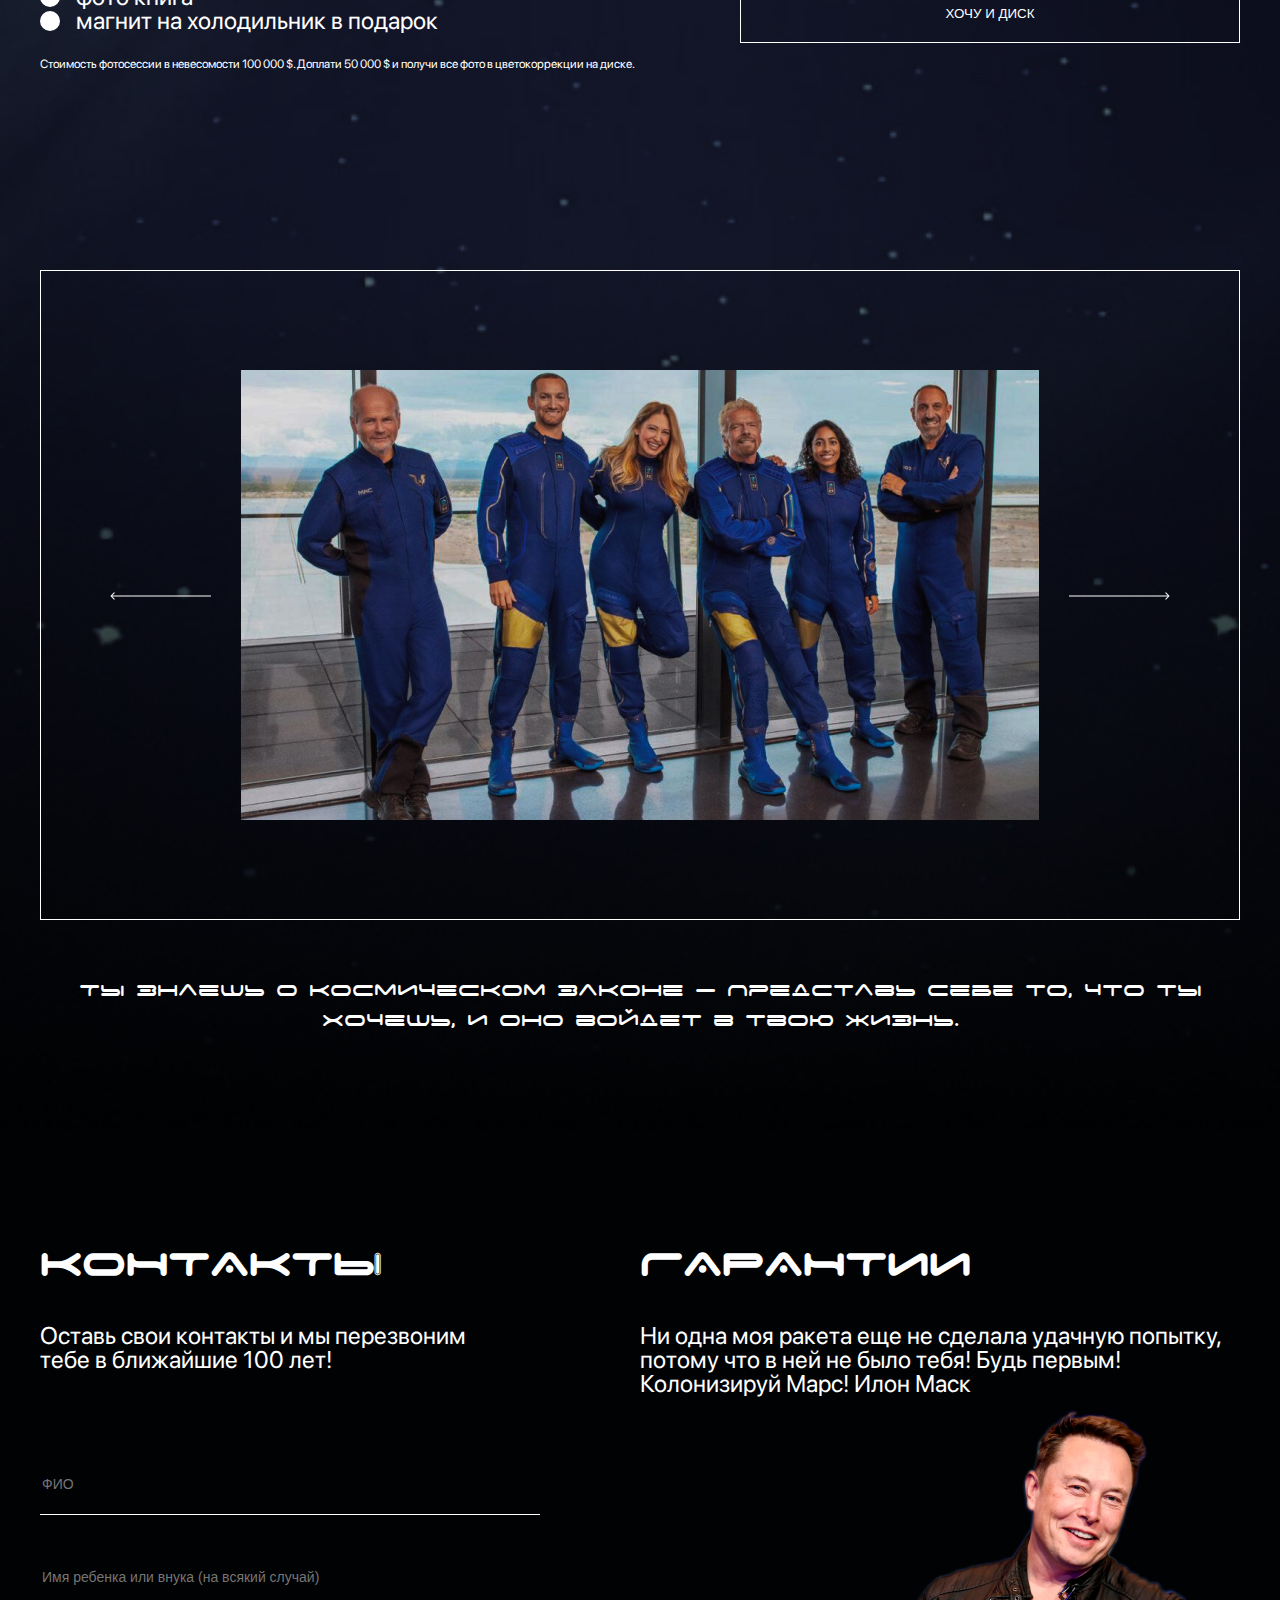
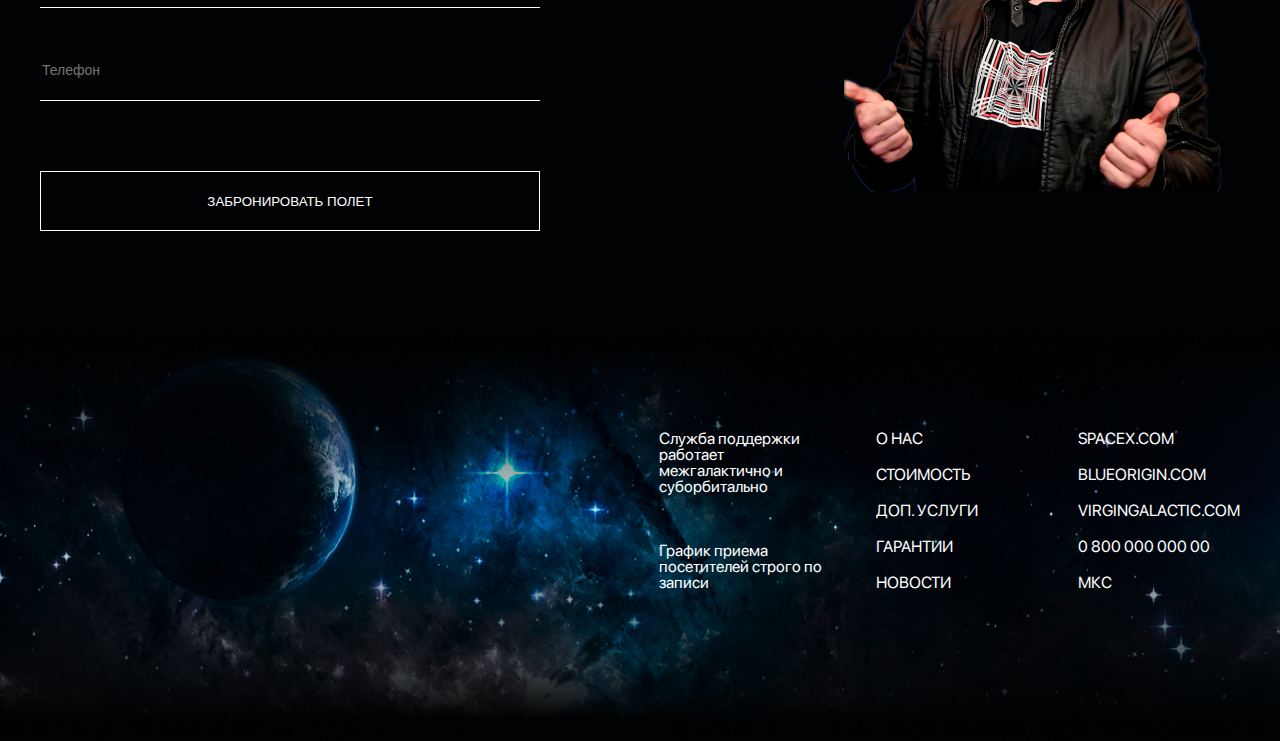
<file: spacetourism/index.html>
<!DOCTYPE html>
<html lang="en">

<head>
  <meta charset="UTF-8">
  <meta name="viewport" content="width=device-width, initial-scale=1.0">
  <meta http-equiv="X-UA-Compatible" content="ie=edge">
  <title>Document</title>
  <link rel="stylesheet" href="css/reset.css">
  <link rel="stylesheet" href="css/slick.css">
  <link rel="stylesheet" href="css/jquery.fancybox.css">
  <link rel="stylesheet" href="css/style.css">
</head>

<body>

  <header class="header back">
    <div class="container">
      <div class="header-inner">
        <div class="header-top">
          <nav class="menu">
            <ul class="menu-list">
              <li class="menu-item">
                <a href="#" class="menu-link">О НАС</a>
              </li>
              <li class="menu-item">
                <a href="#" class="menu-link">СТОИМОСТЬ</a>
              </li>
              <li class="menu-item">
                <a href="#" class="menu-link">ДОП. УСЛУГИ</a>
              </li>
              <li class="menu-item">
                <a href="#" class="menu-link">ГАРАНТИИ</a>
              </li>
              <li class="menu-item">
                <a href="#" class="menu-link">НОВОСТИ</a>
              </li>
            </ul>
          </nav>
          <a href="tel:0 800 000 000 00" class="phone-number">0 800 000 000 00</a>
          <button class="login"><img src="img/helmet.png" alt="" class="helmet"></button>
        </div>
        <div class="header-box">
          <h1 class="header-title title">космический
            <span>туризм</span>
          </h1>
          <div class="header-box-text">
            <p>Будущее уже наступило!</p>
            <p>Осуществи мечту детства!</p>
          </div>
          <button class="header-button" href="#">
            <p>Хочу быть космонавтом!</p>
          </button>
        </div>

        <div class="header-descr content">
          <p class="descr-text">В 2021 году наступила новая эра в освоении космоса - эра космического туризма. Частные
            компании получили доступ к космическому пространству. </p>
          <p class="descr-text">Между ними обострилась конкуренция, а цена билета на полеты в космическое пространство
            снизилась в сто раз.</p>
        </div>
      </div>
    </div>
  </header>

  <main class="main">
    <section class="about-process back">
      <div class="container">
        <div class="about-inner">
          <h1 class="about-title title">О нас</h1>

          <ul class="firms">
            <li class="firm">
              <img src="img/firm-1.jpg" alt="" class="firm-img">
              <div class="firm-content">
                <h2 class="firm-title">Virgin Galactic</h2>
                <h3 class="firm-subtitle">суборбитальный полет</h3>
                <div class="firm-info content">
                  <p class="firm-text">Компания Virgin Galactic 11 июля 2021 осуществила первый "туристический"
                    суборбитальный полет со своим основателем, британским миллиардером Ричардом Брэнсоном на борту.</p>
                  <p class="firm-text">Корабль "Unity 22" стартовал с космического порта "Америка" в штате Нью-Мексико с
                    помощью самолета-носителя VMS Eve. Позже он отсоединился от самолета-носителя.</p>
                  <p class="firm-text">Руководство Virgin Galactic надеется, что массовые суборбитальные космические
                    полеты начнутся до 2022 года. </p>
                </div>
                <table class="indicators-table">
                  <tr class="table-tr">
                    <td class="about-table-td">время в пути</td>
                    <td class="about-table-td">расстояние</td>
                    <td class="about-table-td">в невесомости</td>
                    <td class="about-table-td">стоимость</td>
                    <td class="about-table-td">вернешься?</td>
                  </tr>
                  <tr class="table-tr">
                    <td class="about-table-td">1<br><span>час</span> </td>
                    <td class="about-table-td">80<br><span>км</span></td>
                    <td class="about-table-td">4-5<br><span>мин</span></td>
                    <td class="about-table-td">250<br><span>тыс. дол</span></td>
                    <td class="about-table-td">99<br><span>%</span></td>
                  </tr>
                </table>

                <button class="firm-button" href="#">ЗАБРОНИРОВАТЬ ПОЛЕТ</button>

              </div>
            </li>
            <li class="firm firm2">
              <img src="img/firm-2.jpg" alt="" class="firm-img firm-img2">
              <div class="firm-content">
                <h2 class="firm-title">Blue Origin</h2>
                <h3 class="firm-subtitle">суборбитальный полет</h3>
                <div class="firm-info content">
                  <p class="firm-text">Суборбитальные ракета New Shepard компании Blue Origin 20 июля 2021года впервые в
                    истории компании вывела на космическую высоту капсулу с людьми, с самым богатым человеком мира
                    Джеффом Безосом на борту.</p>
                  <p class="firm-text">New Shepard высотой 18 м и шириной 4 м - многоразовый космический аппарат.
                    Бустерная установка поднимает герметичное пассажирское судно на высоту около 76 км. Импульс
                    преподносит капсулу вверх в космос. </p>
                  <p class="firm-text">После этого она опускается на землю под тремя парашютами. Ракета-носитель тоже
                    возвращается домой. </p>
                </div>
                <table class="indicators-table table2">
                  <tr class="table-tr">
                    <td class="about-table-td">время в пути</td>
                    <td class="about-table-td">расстояние</td>
                    <td class="about-table-td">в невесомости</td>
                    <td class="about-table-td">стоимость</td>
                    <td class="about-table-td">вернешься?</td>
                  </tr>
                  <tr class="table-tr">
                    <td class="about-table-td">10<br><span>мин</span> </td>
                    <td class="about-table-td">100<br><span>км</span></td>
                    <td class="about-table-td">4-5<br><span>мин</span></td>
                    <td class="about-table-td">250<br><span>тыс. дол</span></td>
                    <td class="about-table-td">99<br><span>%</span></td>
                  </tr>
                </table>
                <p class="firm-descr">* стоимость 200-250 тыс. дол. по четным/нечетным или как повезет</p>
                <button class="firm-button" href="#">ЗАБРОНИРОВАТЬ ПОЛЕТ</button>

              </div>
            </li>
            <li class="firm">
              <img src="img/firm-3.jpg" alt="" class="firm-img">
              <div class="firm-content">
                <h2 class="firm-title">SpaceX</h2>
                <h3 class="firm-subtitle">А может на Луну или Марс?</h3>
                <div class="firm-info content">
                  <p class="firm-text">В 2016 году на 67-м ежегодном Международном конгрессе астронавтики Илон Маск
                    заявил, что оптимистичный временной график предусматривает первый полет к Марсу в 2022 году
                    (доставка груза).</p>
                  <p class="firm-text">Полет с экипажем - в 2024 году.
                    На Красную планету экипаж прибудет в 2025-26 году.
                    "Я начал SpaceX, потому что хотел помочь снизить стоимость космических перевозок, чтобы основать
                    жизни на другой планете".</p>
                  <p class="firm-text">Если все пойдет по плану, то благодаря Маск к 2050 году жителями Красной планеты
                    смогут себя назвать около миллиона человек. Туда их доставит флотилия из тысячи кораблей Starship.
                  </p>
                </div>
                <table class="indicators-table">
                  <tr class="table-tr">
                    <td class="about-table-td">время в пути</td>
                    <td class="about-table-td">расстояние</td>
                    <td class="about-table-td">в невесомости</td>
                    <td class="about-table-td">стоимость</td>
                    <td class="about-table-td">вернешься?</td>
                  </tr>
                  <tr class="table-tr">
                    <td class="about-table-td">150<br><span>дней</span> </td>
                    <td class="about-table-td">55<br><span>млн.км</span></td>
                    <td class="about-table-td">много<br><span>мин</span></td>
                    <td class="about-table-td">10<br><span>млрд.дол</span></td>
                    <td class="about-table-td">1<br><span>%</span></td>
                  </tr>
                </table>
                <button class="firm-button" href="#">ЗАБРОНИРОВАТЬ ПОЛЕТ</button>

              </div>
            </li>
          </ul>
        </div>
      </div>
    </section>

    <section class="process back">
      <div class="container">
        <div class="process-inner">
          <h2 class="process-title title">Как все происходит</h2>
          <div class="bear" style="width: 100%; height: 100%; position: relative">
            <div class="line-1"
              style="width: 173.77px; height: 0px; left: 10px; top: 10px; position: absolute; transform: rotate(29.66deg); transform-origin: 0 0; border: 0.50px white solid">
            </div>
            <div class="line-2"
              style="width: 105.82px; height: 0px; left: 161px; top: 96px; position: absolute; transform: rotate(59.31deg); transform-origin: 0 0; border: 0.50px white solid">
            </div>
            <div class="line-3"
              style="width: 148.12px; height: 0px; left: 215px; top: 187px; position: absolute; transform: rotate(61.36deg); transform-origin: 0 0; border: 0.50px white solid">
            </div>
            <div class="line-4"
              style="width: 109.13px; height: 0px; left: 286px; top: 317px; position: absolute; transform: rotate(117.27deg); transform-origin: 0 0; border: 0.50px white solid">
            </div>
            <div class="line-5"
              style="width: 284.61px; height: 0px; left: 286px; top: 317px; position: absolute; transform: rotate(24.49deg); transform-origin: 0 0; border: 0.50px white solid">
            </div>
            <div class="line-6"
              style="width: 208.66px; height: 0px; left: 236px; top: 414px; position: absolute; transform: rotate(35.44deg); transform-origin: 0 0; border: 0.50px white solid">
            </div>
            <div class="line-7"
              style="width: 171.23px; height: 0px; left: 406px; top: 535px; position: absolute; transform: rotate(-35.73deg); transform-origin: 0 0; border: 0.50px white solid">
            </div>
            <div calss="dot"
              style="width: 20px; height: 20px; left: 0px; top: 0px; position: absolute; background: white; border-radius: 10px">
            </div>
            <div calss="dot"
              style="width: 20px; height: 20px; left: 141px; top: 76px; position: absolute; background: white; border-radius: 10px">
            </div>
            <div calss="dot"
              style="width: 20px; height: 20px; left: 205px; top: 177px; position: absolute; background: white; border-radius: 10px">
            </div>
            <div calss="dot"
              style="width: 20px; height: 20px; left: 276px; top: 307px; position: absolute; background: white; border-radius: 10px">
            </div>
            <div calss="dot"
              style="width: 20px; height: 20px; left: 226px; top: 404px; position: absolute; background: white; border-radius: 10px">
            </div>
            <div calss="dot"
              style="width: 20px; height: 20px; left: 396px; top: 525px; position: absolute; background: white; border-radius: 10px">
            </div>
            <div calss="dot"
              style="width: 20px; height: 20px; left: 535px; top: 425px; position: absolute; background: white; border-radius: 10px">
            </div>
          </div>
        </div>
      </div>
    </section>

    <section class="booking back">
      <div class="container">
        <div class="booking-inner">
          <h2 class="booking-title title">Успей забронировать!</h2>
          <div class="booking-content content">
            <p class="booking-text">Руководство Virgin Galactic надеется, что массовые суборбитальные космические полеты
              начнутся до 2022 года. Компания уже несколько лет продает билеты на такие полеты по 250 тыс долл.
            </p>
            <p class="booking-text">Virgin Galactic получила задатков более чем 80 млн долл, а количество желающих
              превышает 600 человек.
            </p>
          </div>
        </div>
      </div>
    </section>

    <section class="special back">
      <div class="container">
        <div class="special-inner">
          <h2 class="special-title title">Спец
            предложения</h2>
          <div class="special-box">
            <div class="special-content">
              <p class="special-content-text">Забронируй полет
                <span>прямо сейчас</span>
                <br>и получи скидку
                1000$
              </p>
              <div class="price-wrapper">
                <div class="special-sale">
                  <div
                    style="width: 100%; ; transform: rotate(17.10deg); transform-origin: 0 0; border: 0.50px #CB0E0E solid;">
                  </div>
                  250 000 $
                </div>
                <div class="special-price">249 000 $</div>
              </div>
            </div>

            <div class="special-content">
              <p class="special-content-text">Приведи друга и получи <span>скидку 10%</span>
                на следующий полет, если вернешься</p>
              <div class="price-wrapper">
                <div class="special-sale">
                  <div
                    style="width: 100%; height: 100%; transform: rotate(17.10deg); transform-origin: 0 0; border: 0.50px #CB0E0E solid">
                  </div>
                  250 000 $
                </div>
                <div class="special-price">225 000 $</div>
              </div>
            </div>
            <button class="special-btn">ЗАБРОНИРОВАТЬ ПОЛЕТ</button>
            <button class="special-btn">ЗАБРОНИРОВАТЬ ПОЛЕТ</button>
          </div>
        </div>

        <div class="services-inner">
          <div class="services-content">
            <div class="services-text">
              <h2 class="services-title title">Дополнительные услуги</h2>
              С Вами полетит профессиональный фотограф
              <ul class="services-list">
                <li class="services-item"><img src="img/dot.svg" alt="">20 фотографий в профессиональной обработке</li>
                <li class="services-item"><img src="img/dot.svg" alt="">фото книга</li>
                <li class="services-item"><img src="img/dot.svg" alt="">магнит на холодильник в подарок</li>
              </ul>
              <p class="services-descr">Стоимость фотосессии в невесомости 100 000 $. Доплати 50 000 $ и получи все фото
                в цветокоррекции на диске.
              </p>
            </div>
            <div class="services-btns">
              <img src="img/photograph.png" alt="" class="services-btns-img">
              <button class="services-btn">КУПИТЬ УСЛУГИ ФОТОГРАФА</button>
              <button class="services-btn">ХОЧУ И ДИСК</button>
            </div>
          </div>
          <div class="slider-wrapper">
            <div class="services-slider">
              <div class="services-slide"><img src="img/slide.jpg" alt=""></div>
              <div class="services-slide"><img src="img/slide.jpg" alt=""></div>
              <div class="services-slide"><img src="img/slide.jpg" alt=""></div>
              <div class="services-slide"><img src="img/slide.jpg" alt=""></div>
              <div class="services-slide"><img src="img/slide.jpg" alt=""></div>
            </div>
          </div>
          <p class="citata">Ты знаешь о Космическом законе – представь себе то, что ты хочешь, и оно войдет в твою
            жизнь.</p>
        </div>
      </div>
    </section>

    <section class="info">
      <div class="container">
        <div class="info-inner">
          <div class="contacts">
            <h2 class="contacts-title title">Контакты</h2>
            <div class="contacts-text">Оставь свои контакты и мы перезвоним тебе в ближайшие 100 лет!</div>
            <form class="reg">
              <input type="text" class="reg-input" placeholder="ФИО">
              <input type="text" class="reg-input" placeholder="Имя ребенка или внука (на всякий случай)">
              <input type="text" class="reg-input" placeholder="Телефон">
            </form>
            <button type="submit" class="reg-btn">ЗАБРОНИРОВАТЬ ПОЛЕТ</button>
          </div>
          <div class="guarant">
            <h2 class="guarant-title title">Гарантии</h2>
            <div class="guarant-text">Ни одна моя ракета еще не сделала удачную попытку, потому что в ней не было тебя!
              Будь первым! Колонизируй Марс!
              Илон Маск</div>
            <img src="img/portret.png" alt="">
          </div>
        </div>
      </div>
    </section>

  </main>

  <footer class="footer back">
    <div class="container">
      <div class="footer-inner">
        <div class="footer-info">
          <p class="footer-text">Служба поддержки работает межгалактично и суборбитально</p>
          <p class="footer-text">График приема посетителей строго по записи</p>
        </div>
        <nav class="footer-menu">
          <ul class="footer-menu-list">
            <li class="footer-menu-item">
              <a href="#" class="menu-link">О НАС</a>
            </li>
            <li class="footer-menu-item">
              <a href="#" class="menu-link">СТОИМОСТЬ</a>
            </li>
            <li class="footer-menu-item">
              <a href="#" class="menu-link">ДОП. УСЛУГИ</a>
            </li>
            <li class="footer-menu-item">
              <a href="#" class="menu-link">ГАРАНТИИ</a>
            </li>
            <li class="footer-menu-item">
              <a href="#" class="menu-link">НОВОСТИ</a>
            </li>
          </ul>
        </nav>

        <ul class="footer-list">
          <li class="footer-item">
            <a href="#" class="menu-link">spacex.com</a>
          </li>
          <li class="footer-item">
            <a href="#" class="menu-link">blueorigin.com</a>
          </li>
          <li class="footer-item">
            <a href="#" class="menu-link">virgingalactic.com</a>
          </li>
          <li class="footer-item">
            <a href="tel:0 800 000 000 00" class="menu-link">0 800 000 000 00</a>
          </li>
          <li class="footer-item">
            <a href="#" class="menu-link">МКС</a>
          </li>
        </ul>
      </div>
    </div>
  </footer>

  <script src="https://ajax.googleapis.com/ajax/libs/jquery/3.4.1/jquery.min.js"></script>
  <script src="js/slick.min.js"></script>
  <script src="js/jquery.fancybox.min.js"></script>
  <script src="js/main.js"></script>
</body>

</html>
</file>
<file: seafood/css/style.css>
@import url('https://fonts.googleapis.com/css2?family=Roboto+Slab:wght@400;700&display=swap');

*,
*::after,
*::before {
  box-sizing: border-box;
}

body {
  font-size: 16px;
  font-family: 'Roboto', sans-serif;
  line-height: 19px;
  font-weight: 400;
}

a {
  text-decoration: none;
}

.menu__list {
  list-style: none;
  color: #001E64;
  font-size: 18px;
  font-family: 'Roboto', sans-serif;
  font-weight: 500;
  text-transform: uppercase;
  line-height: 120%;
  display: flex;
}

.menu__item+.menu__item {
  margin-left: 30px;
}

.menu__link:hover {
  border-bottom: 1px solid #001E64;
}

.container {
  margin: 0 auto;
  max-width: 1220px;
  padding: 0 20px;
}

.header__top {
  height: 90px;
  background-color: #fff;
  display: flex;
  align-items: flex-start;
  justify-content: space-between;
  padding-top: 27px;
}


.header__content {
  background-image: url(../img/header.jpg);
  background-repeat: no-repeat;
  background-position: center;
  background-size: cover;
  padding-bottom: 55px;
}

.title {
  color: #001E64;
  font-size: 72px;
  font-family: 'Roboto Slab', serif;
  font-weight: 700;
  line-height: 95px;
  max-width: 689px;
  padding-left: 112px;
  padding-top: 200px;
  margin-bottom: 50px;
}

.header-slider {
  max-width: 522px;
  padding-left: 112px;
  padding-top: 57px;
  padding-bottom: 135px;

}

.header-slider-text {
  padding-bottom: 15px;
  color: #fff;
  font-size: 18px;
  font-family: 'Roboto';
  font-weight: 400;
  line-height: 21px;
}

.slick-prev,
.slick-next {
  background-color: transparent;
  border: none;
  position: absolute;
  cursor: pointer;
  padding: 0;
  left: 40px;
}

.slick-prev {
  top: 0;
}

.slick-next {
  bottom: 0;
}

.slick-dots {
  list-style: none;
  position: absolute;
  top: 57px;
  bottom: 55px;
  left: 35px;
  display: flex;
  flex-direction: column;
  justify-content: space-between;
}

.slick-dots button {
  border: none;
  background-color: transparent;
  padding: 0;
  color: #fff;
  font-size: 24px;
  line-height: 28px;
  opacity: 0.5;
  cursor: pointer;
}

.slick-active button {
  opacity: 1;
}

.slick-dots button::before {
  content: '0';
}

.header__content-btn {
  align-items: center;
  color: #fff;
  background-color: #ffffff76;
  font-size: 24px;
  line-height: 32px;
  font-family: 'Roboto Slab';
  font-weight: 700;
  border-radius: 20px;
  padding: 14px 88px;
  margin-left: 112px;
  display: inline-block;
  transform: translateY(-100px);
  position: absolute;
}

.header__conent-box {
  display: flex;
  justify-content: flex-end;
  color: #fff;
  font-size: 18px;
  line-height: 21px;
  font-family: 'Roboto', serif;
}

.header__content-link {
  color: #fff;
  font-size: 18px;
  line-height: 21px;
  font-family: 'Roboto', serif;
}

.header__content-link--active {
  font-weight: 700;
}

.product {
  padding-top: 100px;

}

.product-inner {
  display: flex;
  justify-content: space-between;
}

.product-name {
  width: 510px;
  text-align: center;
  padding-top: 30px;
}

.product-content {
  width: 600px;
}

.product-name-item+.product-name-item {
  margin-top: 30px;
}

.product-name-item {

  color: #232222;
  font-size: 24px;
  font-family: 'Roboto Slab', serif;
  font-weight: 400;
  line-height: 32px;
  cursor: pointer;

}

.product-prev {
  position: absolute;
  top: 0;
  left: 0;
  right: 0;
}

.product-prev,
.product-next {
  border: none;
  background-color: transparent;
  padding: 0;
  cursor: pointer;
}

.product-name-item.slick-current {
  color: #001E64;
  font-size: 36px;
  font-family: 'Roboto Slab', serif;
  font-weight: 700;
}

.product-content-box {
  display: flex;
  justify-content: space-between;
}

.product-content-img {
  object-fit: cover;
}

.product-content-list {
  list-style: none;
  width: 291px;
}

.product-content-item {
  margin-bottom: 30px;
}

.product-content-item span {
  color: #001E64;
  margin-bottom: 10px;
  display: block;
}

.product-content-title {
  color: #001E64;
  font-size: 24px;
  font-family: 'Roboto Slab', serif;
  font-weight: 400;
  line-height: 32px;
  padding-top: 20px;
  margin-bottom: 20px;
}

.product-content-text {
  color: #232222;
  font-size: 16px;
  font-family: 'Roboto', sans-serif;
  font-weight: 400;
  line-height: 19px;
  margin-bottom: 20px;
}

.product-content-btn {
  display: inline-block;
  color: #001E64;
  font-size: 24px;
  font-family: 'Roboto Slab', serif;
  font-weight: 700;
  line-height: 32px;
  border-radius: 20px;
  background-color: transparent;
  border: 1px solid #001E64;
  text-transform: uppercase;
  padding: 12px 85px;
  cursor: pointer;
}

.seafood-box {
  background-image: url(../img/seafood.jpg);
  background-repeat: no-repeat;
  background-position: top center;
  background-size: cover;
  padding: 290px 0 95px;
  margin-bottom: 100px;
}

.seafood-box-items {
  color: white;
  font-size: 18px;
  font-family: 'Roboto Slab', serif;
  font-weight: 700;
  line-height: 24px;
  display: flex;
  justify-content: space-around;
}

.seafood-box-item {
  width: 180px;
  min-height: 165px;
  padding: 0 25px;
  display: flex;
  justify-content: center;
  text-align: center;
  align-items: center;
  background-image: url(../img/seafood-img.svg);
  background-position: center;
  background-repeat: no-repeat;
  background-size: cover;
}

.seafood {
  margin-bottom: 100px;
}

.seafood-item {
  display: flex;
  justify-content: space-between;
  margin-bottom: 50px;
}

.seafood-item-title {
  margin-bottom: 30px;
  color: #001E64;
  font-size: 24px;
  font-family: 'Roboto Slab', serif;
  font-weight: 400;
  line-height: 120%;
  max-width: 490px;
}

.seafood-item-text {
  max-width: 420px;
  color: #232222;
  font-size: 16px;
  font-family: 'Roboto', sans-serif;
  font-weight: 400;
  line-height: 120%;
}

.seafood-item-text + .seafood-item-text{
  
  margin-top: 50px;
}

.citate {
  position: relative;
  left:50%;
  transform: translateX(-50%);
  margin-top: 50px;
}

.contacts {
  display: flex;
}

.contacts-content {
  padding: 20px;
  margin:auto 0;
}
.contacts-title {
  color: #001E64;
font-size: 18px;
font-family: 'Roboto Slab',serif;
font-weight: 400;
}
.contacts-text {
  margin-top: 30px;
  color: #232222;
font-size: 18px;
font-family: 'Roboto',sans-serif;
font-weight: 400
}

.footer {
  margin-bottom: 100px;
  margin-top: 100px;
  padding: 0 10px;
}
.footer-content {
  display: flex;
  justify-content: space-between;
  align-items: center;
  flex-direction: row-reverse;
}

.menu__btn{
  width: 40px;
  border: none;
  background-color: transparent;
  padding: 13px 0;
  cursor: pointer;
  position: relative;
  display: none;
  margin-left:auto;
  margin-right: 20px;
}

.menu__btn::after,
.menu__btn::before{
  position: absolute;
  left:0;
  right: 0;
  height: 4px;
  background-color: #001E64;
  content:'';
}
.menu__btn::after{
  bottom: 0;
}
.menu__btn::before{
  top:0;
}

.menu__btn span{
  display: block;
  height: 4px;
  background-color: #001E64;
}

@media(max-width: 1000px){
  .menu__list{
    display: block;
    position: absolute;
    left:20%;
    right: 20%;
    margin: 12px 20px 0 auto;
    background-color: #fff;
    top:-450px;
    transition: all .6s;
    border-radius: 14px;
  }

  .menu__list.menu__list--active{
    top:75px;
  }

  .menu__btn{
    display: block;
  }

  .menu{
  }

  .menu__item + .menu__item{
    margin-left: 0;
  }

  .menu__link{
    display: block;
    padding:20px 0;
    text-align: center;
  }
}
</file>
<file: spacetourism/css/style.css>
*,
*::after,
*::before {
  box-sizing: border-box;
}

body {
  width: 100%;
  height: 100vh;
  color: #fff;
  font-family: 'SF Pro Display';
  font-weight: 400;
}

@font-face {
  font-family: 'SF Pro Display';
  font-style: normal;
  font-weight: 700;
  src: url('../fonts/SF-Pro-Display-Bold.woff2') format('woff2'),
    url('../fonts/SF-Pro-Display-Bold.woff') format('woff');
  font-display: swap;
}

@font-face {
  font-family: 'SF Pro Display';
  font-style: normal;
  font-weight: normal;
  src: url(../fonts/SF-Pro-Display-Regular.woff2) format('woff2'),
    url(../fonts/SF-Pro-Display-Regular.woff) format('woff');
  font-display: swap;
}

@font-face {
  font-family: 'Space Age Cyrillic';
  font-style: normal;
  font-weight: normal;
  src: url(../fonts/spaceagecyrillic-regular.woff) format('woff2'),
    url(../fonts/spaceagecyrillic-regular.ttf) format('ttf');
  font-display: swap;
}

button {
  border: none;
  background-color: transparent;
  cursor: pointer;
  color: inherit;
  border: 1px solid #fff;
}

ul {
  list-style: none;
}

li,
a,
p,
.title {
  text-decoration: none;
  color: #fff;
}

.title {
  font-family: 'Space Age Cyrillic';
  font-size: 48px;
  text-transform: uppercase;
  padding: 100px 0;
}

.container {
  max-width: 1220px;
  padding: 0 10px;
  margin: 0 auto;
}

.content {
  display: flex;
  justify-content: space-between;
  align-items: baseline;
  gap: 52px;
}

.back {
  background-position: center;
  background-repeat: no-repeat;
  background-size: cover;
}

.header {
  width: 100%;
  background-image: url(../img/header.jpg);
}

.header-inner {
  min-height: 100vh;
  display: flex;
  flex-direction: column;
  justify-content: space-between;

}

.header-top {
  display: flex;
  justify-content: space-between;
  align-items: center;
  padding-top: 80px;
  text-align: center;
  text-transform: uppercase;
  margin-right: 134px;
}

.menu-list {
  display: flex;
  justify-content: space-between;
  align-items: center;
  font-size: 18px;
}

.menu-item+.menu-item {
  margin-left: 30px;
}

.menu-link {
  transition: .5s;
}

.menu-link:hover {
  color: #CB0E0E;
}

.phone-number {
  margin-right: 22px;
  margin-left: auto;
  line-height: 30px;
  font-size: 24px;
}

.login {
  background-color: transparent;
  border: none;
}

.header-box {
  max-width: 600px;
}

.header-title span {
  font-size: 110px;
  line-height: 110px;
}

.header-title {
  text-transform: uppercase;
  font-size: 60px;
  line-height: 60px;
}

.header-box-text {
  font-size: 24px;
  display: flex;
  justify-content: space-between;
  align-items: center;
  margin-top: 30px;
  margin-bottom: 50px;
  flex-wrap: wrap;
}

.header-button {
  width: 100%;
  border: 1px solid #fff;
  padding: 15px 0;

}

.header-button p {
  font-size: 24px;
  line-height: 29px;
  text-transform: uppercase;
}

.header-descr {
  max-width: 380px;
  margin-left: auto;
  margin-bottom: 5%;
  margin-top: 40px;
}

.header-grad {
  width: 100%;
  height: inherit;
  position: absolute;
  bottom: 0;
  transform: rotate(-180deg);
}

.grad {
  width: 100%;
  height: 300px;
  background: linear-gradient(180deg, #010203 9%, rgba(1, 2, 3, 0) 87%);
  position: absolute;
}

.about-process {
  background-image: url(../img/fon1.jpg);
}

.firms {
  display: flex;
  flex-direction: column;
  justify-content: space-between;
  align-items: center;
}

.firm {
  display: flex;
  justify-content: space-between;
  padding-bottom: 150px;
  flex-wrap: wrap;
}

.firm-img {
  max-width: 100%;
  margin-right: 100px;
}

.firm-img2 {
  max-width: 100%;
  margin-left: 100px;
  margin-right: 0;
}

.firm-content {
  width: 600px;
  display: flex;
  flex-direction: column;
  justify-content: space-between;
}

.firm-title {
  font-size: 30px;
  font-family: 'SF Pro Display';
  font-weight: 700;
  padding-bottom: 5px;
}

.firm-subtitle {
  color: #036CCA;
  font-size: 12px;
  font-family: 'SF Pro Display';
  font-weight: 400;
  text-transform: uppercase;
  margin-bottom: 30px;
}

.firm-info {
  margin-bottom: 50px;
}

.firm-text {
  font-size: 16px;
  max-width: 165px;
}

.indicators-table {
  margin-bottom: 70px;
}

.table2{
  margin-bottom:-20px;
}

.table-tr {
  border: 1px solid #fff;
  border-right: none;
  border-left: none;
}

.firm-descr {
  color: #E5E5E5;
  font-size: 12px;
  line-height: 14px;
}

.about-table-td {
  padding: 10px 30px 10px 0;
}

.table-tr+.table-tr {
  font-size: 36px;
  font-weight: bold;
  line-height: 43px;
  text-align: center;
}

.about-table-td span {
  font-size: 14px;
  line-height: 17px;
  display: block;
}


.firm-button {
  max-width: 300px;
  max-height: 60px;
  padding: 15px;
  border: 1px solid #fff;
  text-align: center;
  font-size: 18px;
}

.firm2 {
  flex-direction: row-reverse;
  justify-content: space-between;
}

.process{
  background-image: url(../img/fon2.jpg);
  background-position: top center;
}

.process-inner {
  min-height: 100vh;
  padding-bottom: 100px;
}

.process-title {
  line-height: 48px;
  max-width: 578px;

}

.bear {
  margin-left: 180px;
}

.dot{
  transition: all .5s;
}

.dot:hover{
  background-color:#036CCA;
  width: 40px;
  height: 40px;
  cursor: pointer;
}

.booking {
  background-image: url(../img/moon.jpg);
  height: 100vh;
}

.booking-inner {
  display: flex;
  justify-content: space-between;
  align-items: center;
}

.booking-title {
  max-width: 576px;
}

.booking-content {
  padding-top: 100px;
}

.booking-text {

  max-width: 165px;
}

.special {
  background-image: url(../img/fon2.jpg);
}

.special-box {
  display: grid;
  grid-template-columns: 500px 500px;
  grid-template-rows: 400px 60px;
  grid-row-gap: 25px;
  grid-column-gap: 200px;
  align-items: center;
  padding-bottom: 142px;
}

.special-content {
  display: flex;
  flex-direction: column;
  justify-content: space-between;
  border: 1px solid #fff;
  min-width: 500px;
  min-height: 400px;
  align-items: center;
}

.special-content-text {
  max-width: 230px;
  margin: 43px auto;
  text-align: center;
  font-size: 24px;
}

.special-content-text span {
  color: red;
}

.price-wrapper {
  padding: 0 75px;
  width: 100%;
}

.special-sale {
  max-width: fit-content;
  line-height: 20px;
  margin-left: auto;
  margin-bottom: 16px;
}

.special-price {
  font-size: 48px;
  margin-bottom: 38px;
  text-align: center;
}

.special-btn {
  width: 100%;
  height: 100%;
  border: 1px solid #fff;
  text-align: center;
  font-size: 18px;
}

.services-inner {
  display: flex;
  justify-content: space-between;
  flex-direction: column;
}

.services-title {
  max-width: 600px;
  padding-top: 0;
}

.services-content {
  display: flex;
  justify-content: space-between;
  align-items: center;
  margin-bottom: 200px;
}

.services-text {
  font-size: 24px;
  max-width: 620px;
}

.services-list {
  margin-top: 25px;
}

.services-item {
  display: flex;
  gap: 16px;
  max-width: 559px;
}

.services-descr {
  font-size: 12px;
  margin-top: 25px;
}

.services-btns {
  display: flex;
  justify-content: center;
  flex-direction: column;
  align-items: center;
}

.services-btns-img {
  display: block;
  max-width: 192px;
  max-height: 150px;
  position: relative;
  margin-left: auto;
  margin-bottom: -20px;
}

.services-btn {
  min-width: 500px;
  min-height: 60px;
  text-align: center;
}

.services-btn+.services-btn {
  margin-top: 50px;
}

.slider-wrapper {
  border: 1px solid #fff;
  display: flex;
  justify-content: center;
  flex-direction: row;
  align-items: center;
  min-height: 650px;
  margin-bottom: 50px;
}

.services-slider {
  display: flex;
  justify-content: center;
  align-items: center;
  max-height: 450px;
  max-width: 1200px;
  padding: 0 70px;
}

.services-slide {
  max-height: 450px;
  max-width: 800px;
}

.slick-prev,
.slick-next {
  border: none;
  cursor: pointer;
  padding: 0;
}

.slick-prev {
  margin-right: 30px;
}

.slick-next {
  margin-left: 30px;
}

.citata {
  font-size: 24px;
  font-family: 'Space Age Cyrillic';
  font-weight: 400;
  line-height: 30px;
  text-align: center;
  margin-bottom: 100px;
}

.info {
  background-color: #010203;
  padding-bottom: 100px;
}

.info-inner {
  display: flex;
  justify-content: space-between;
  align-items: baseline;
}

.contacts-title,
.guarant-title {
  padding-bottom: 46px;
}

.contacts-text {
  font-size: 24px;
  padding-bottom: 100px;
  width: 450px;
}

.reg {
  margin-bottom: 70px;
}

.reg-input {
  background-color: transparent;
  border: none;
  border-bottom: 1px solid#fff;
  width: 500px;
  padding-bottom: 20px;
  color: #fff;
  text-align: justify;
  font-size: 18px;
}

.reg-input::placeholder {
  font-size: 14px;
}

.reg-input+.reg-input {
  margin-top: 50px;
}

.reg-btn {
  min-width: 500px;
  min-height: 60px;
  text-align: center;
}

.guarant-text {
  min-width: 600px;
  font-size: 24px;
}

.guarant img {
  margin-left: auto;
  display: block;
}

.footer {
  background-image: url(../img/footer.png);
}

.footer-inner {
  display: flex;
  justify-content: flex-end;
  align-items: center;
  padding: 100px 0 150px;
  font-size: 16px;
}

.footer-info {
  max-width: 165px;
  margin-right: 52px;
}

.footer-text+.footer-text {
  margin-top: 48px;
}

.footer-menu-list {
  display: flex;
  flex-direction: column;
  justify-content: space-between;
  align-items: start;
  margin-right: 100px;
}

.footer-menu-item+.footer-menu-item,
.footer-item+.footer-item {
  margin-left: 0;
  margin-top: 20px;
}

.footer-list {
  display: flex;
  flex-direction: column;
  justify-content: space-between;
  align-items: start;
  text-transform: uppercase;
}
</file>
